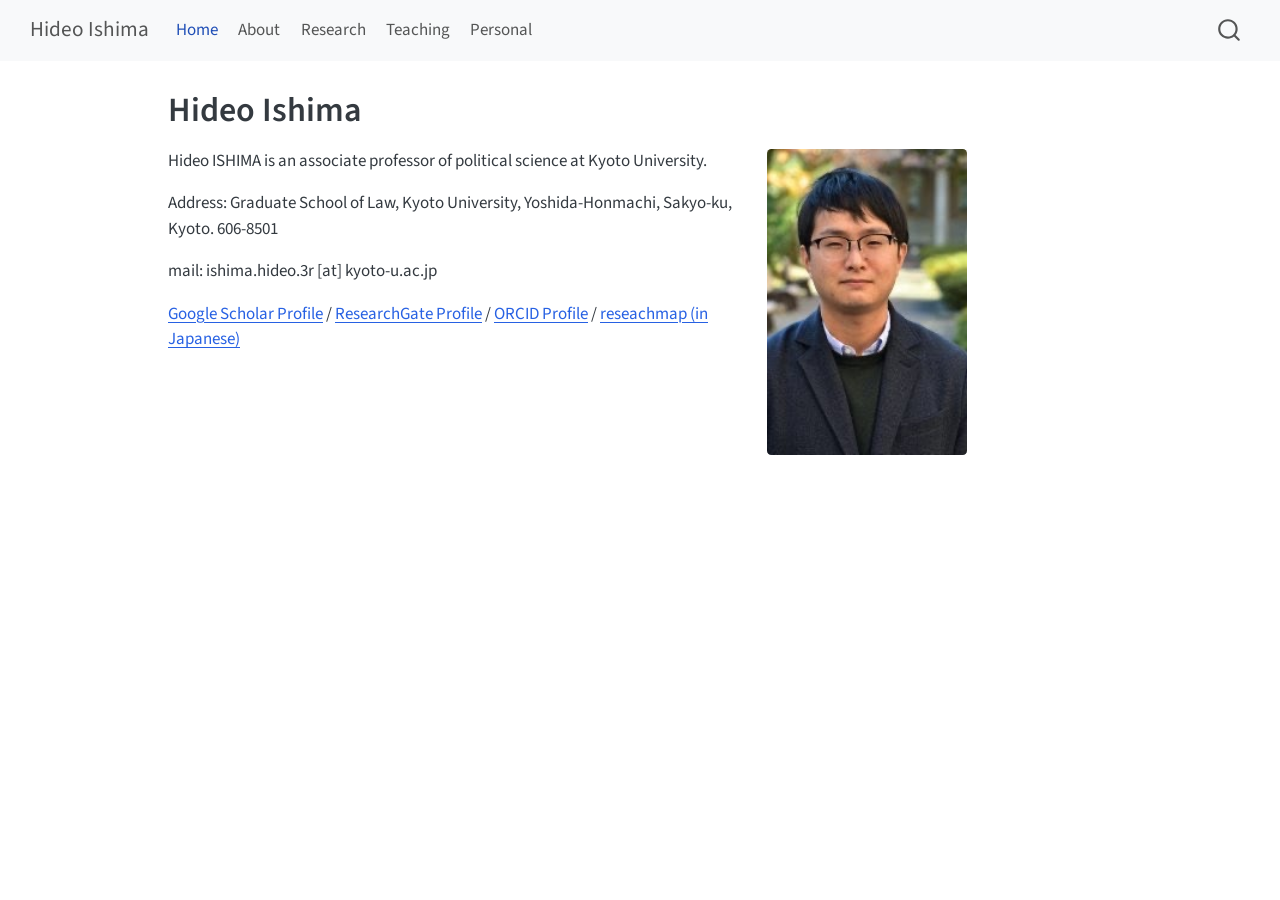
<file: index.html>
<!DOCTYPE html>
<html xmlns="http://www.w3.org/1999/xhtml" lang="en" xml:lang="en"><head>

<meta charset="utf-8">
<meta name="generator" content="quarto-1.9.38">

<meta name="viewport" content="width=device-width, initial-scale=1.0, user-scalable=yes">


<title>Hideo Ishima</title>
<style>
/* Default styles provided by pandoc.
** See https://pandoc.org/MANUAL.html#variables-for-html for config info.
*/
code{white-space: pre-wrap;}
span.smallcaps{font-variant: small-caps;}
div.columns{display: flex; gap: min(4vw, 1.5em);}
div.column{flex: auto; overflow-x: auto;}
div.hanging-indent{margin-left: 1.5em; text-indent: -1.5em;}
ul.task-list{list-style: none;}
ul.task-list li input[type="checkbox"] {
  width: 0.8em;
  margin: 0 0.8em 0.2em -1em; /* quarto-specific, see https://github.com/quarto-dev/quarto-cli/issues/4556 */ 
  vertical-align: middle;
}
</style>


<script src="site_libs/quarto-nav/quarto-nav.js"></script>
<script src="site_libs/quarto-nav/headroom.min.js"></script>
<script src="site_libs/clipboard/clipboard.min.js"></script>
<script src="site_libs/quarto-search/autocomplete.umd.js"></script>
<script src="site_libs/quarto-search/fuse.min.js"></script>
<script src="site_libs/quarto-search/quarto-search.js"></script>
<meta name="quarto:offset" content="./">
<script src="site_libs/quarto-html/quarto.js" type="module"></script>
<script src="site_libs/quarto-html/tabsets/tabsets.js" type="module"></script>
<script src="site_libs/quarto-html/popper.min.js"></script>
<script src="site_libs/quarto-html/tippy.umd.min.js"></script>
<script src="site_libs/quarto-html/anchor.min.js"></script>
<link href="site_libs/quarto-html/tippy.css" rel="stylesheet">
<link href="site_libs/quarto-html/quarto-syntax-highlighting-15634bcf2e68342d4ad2dfa704d543f6.css" rel="stylesheet" id="quarto-text-highlighting-styles">
<script src="site_libs/bootstrap/bootstrap.min.js"></script>
<link href="site_libs/bootstrap/bootstrap-icons.css" rel="stylesheet">
<link href="site_libs/bootstrap/bootstrap-4f353869b67aa98ab6737caa74aa6133.min.css" rel="stylesheet" append-hash="true" id="quarto-bootstrap" data-mode="light">
<script id="quarto-search-options" type="application/json">{
  "location": "navbar",
  "copy-button": false,
  "collapse-after": 3,
  "panel-placement": "end",
  "type": "overlay",
  "limit": 50,
  "keyboard-shortcut": [
    "f",
    "/",
    "s"
  ],
  "show-item-context": false,
  "language": {
    "search-no-results-text": "No results",
    "search-matching-documents-text": "matching documents",
    "search-copy-link-title": "Copy link to search",
    "search-hide-matches-text": "Hide additional matches",
    "search-more-match-text": "more match in this document",
    "search-more-matches-text": "more matches in this document",
    "search-clear-button-title": "Clear",
    "search-text-placeholder": "",
    "search-detached-cancel-button-title": "Cancel",
    "search-submit-button-title": "Submit",
    "search-label": "Search"
  }
}</script>


<link rel="stylesheet" href="styles.css">
</head>

<body class="nav-fixed quarto-light">

<div id="quarto-search-results"></div>
  <header id="quarto-header" class="headroom fixed-top">
    <nav class="navbar navbar-expand-lg " data-bs-theme="dark">
      <div class="navbar-container container-fluid">
      <div class="navbar-brand-container mx-auto">
    <a class="navbar-brand" href="./index.html">
    <span class="navbar-title">Hideo Ishima</span>
    </a>
  </div>
            <div id="quarto-search" class="" title="Search"></div>
          <button class="navbar-toggler" type="button" data-bs-toggle="collapse" data-bs-target="#navbarCollapse" aria-controls="navbarCollapse" role="menu" aria-expanded="false" aria-label="Toggle navigation" onclick="if (window.quartoToggleHeadroom) { window.quartoToggleHeadroom(); }">
  <span class="navbar-toggler-icon"></span>
</button>
          <div class="collapse navbar-collapse" id="navbarCollapse">
            <ul class="navbar-nav navbar-nav-scroll me-auto">
  <li class="nav-item">
    <a class="nav-link active" href="./index.html" aria-current="page"> 
<span class="menu-text">Home</span></a>
  </li>  
  <li class="nav-item">
    <a class="nav-link" href="./about.html"> 
<span class="menu-text">About</span></a>
  </li>  
  <li class="nav-item">
    <a class="nav-link" href="./research.html"> 
<span class="menu-text">Research</span></a>
  </li>  
  <li class="nav-item">
    <a class="nav-link" href="./teaching.html"> 
<span class="menu-text">Teaching</span></a>
  </li>  
  <li class="nav-item">
    <a class="nav-link" href="./personal.html"> 
<span class="menu-text">Personal</span></a>
  </li>  
</ul>
          </div> <!-- /navcollapse -->
            <div class="quarto-navbar-tools">
</div>
      </div> <!-- /container-fluid -->
    </nav>
</header>
<!-- content -->
<div id="quarto-content" class="quarto-container page-columns page-rows-contents page-layout-article page-navbar">
<!-- sidebar -->
<!-- margin-sidebar -->
    <div id="quarto-margin-sidebar" class="sidebar margin-sidebar zindex-bottom">
        
    </div>
<!-- main -->
<main class="content" id="quarto-document-content">

<header id="title-block-header" class="quarto-title-block default">
<div class="quarto-title">
<h1 class="title">Hideo Ishima</h1>
</div>



<div class="quarto-title-meta">

    
  
    
  </div>
  


</header>


<p><img src="pictures/profile.jpg" class="float-end rounded img-fluid" width="200"></p>
<p>Hideo ISHIMA is an associate professor of political science at Kyoto University.</p>
<p>Address: Graduate School of Law, Kyoto University, Yoshida-Honmachi, Sakyo-ku, Kyoto. 606-8501</p>
<p>mail: ishima.hideo.3r [at] kyoto-u.ac.jp</p>
<p><a href="https://scholar.google.co.jp/citations?user=8bQKmPMAAAAJ&amp;hl=en">Google Scholar Profile</a> / <a href="https://www.researchgate.net/profile/Hideo-Ishima">ResearchGate Profile</a> / <a href="https://orcid.org/0000-0002-8777-1902">ORCID Profile</a> / <a href="https://researchmap.jp/hideo_ishima">reseachmap (in Japanese)</a></p>



</main> <!-- /main -->
<script id="quarto-html-after-body" type="application/javascript">
  window.document.addEventListener("DOMContentLoaded", function (event) {
    const icon = "";
    const anchorJS = new window.AnchorJS();
    anchorJS.options = {
      placement: 'right',
      icon: icon
    };
    anchorJS.add('.anchored');
    const isCodeAnnotation = (el) => {
      for (const clz of el.classList) {
        if (clz.startsWith('code-annotation-')) {                     
          return true;
        }
      }
      return false;
    }
    const onCopySuccess = function(e) {
      // button target
      const button = e.trigger;
      // don't keep focus
      button.blur();
      // flash "checked"
      button.classList.add('code-copy-button-checked');
      var currentTitle = button.getAttribute("title");
      button.setAttribute("title", "Copied!");
      let tooltip;
      if (window.bootstrap) {
        button.setAttribute("data-bs-toggle", "tooltip");
        button.setAttribute("data-bs-placement", "left");
        button.setAttribute("data-bs-title", "Copied!");
        tooltip = new bootstrap.Tooltip(button, 
          { trigger: "manual", 
            customClass: "code-copy-button-tooltip",
            offset: [0, -8]});
        tooltip.show();    
      }
      setTimeout(function() {
        if (tooltip) {
          tooltip.hide();
          button.removeAttribute("data-bs-title");
          button.removeAttribute("data-bs-toggle");
          button.removeAttribute("data-bs-placement");
        }
        button.setAttribute("title", currentTitle);
        button.classList.remove('code-copy-button-checked');
      }, 1000);
      // clear code selection
      e.clearSelection();
    }
    const getTextToCopy = function(trigger) {
      const outerScaffold = trigger.parentElement.cloneNode(true);
      const codeEl = outerScaffold.querySelector('code');
      for (const childEl of codeEl.children) {
        if (isCodeAnnotation(childEl)) {
          childEl.remove();
        }
      }
      return codeEl.innerText;
    }
    const clipboard = new window.ClipboardJS('.code-copy-button:not([data-in-quarto-modal])', {
      text: getTextToCopy
    });
    clipboard.on('success', onCopySuccess);
    if (window.document.getElementById('quarto-embedded-source-code-modal')) {
      const clipboardModal = new window.ClipboardJS('.code-copy-button[data-in-quarto-modal]', {
        text: getTextToCopy,
        container: window.document.getElementById('quarto-embedded-source-code-modal')
      });
      clipboardModal.on('success', onCopySuccess);
    }
      var localhostRegex = new RegExp(/^(?:http|https):\/\/localhost\:?[0-9]*\//);
      var mailtoRegex = new RegExp(/^mailto:/);
        var filterRegex = new RegExp("https:\/\/h-ism\.github\.io\/");
      var isInternal = (href) => {
          return filterRegex.test(href) || localhostRegex.test(href) || mailtoRegex.test(href);
      }
      // Inspect non-navigation links and adorn them if external
     var links = window.document.querySelectorAll('a[href]:not(.nav-link):not(.navbar-brand):not(.toc-action):not(.sidebar-link):not(.sidebar-item-toggle):not(.pagination-link):not(.no-external):not([aria-hidden]):not(.dropdown-item):not(.quarto-navigation-tool):not(.about-link)');
      for (var i=0; i<links.length; i++) {
        const link = links[i];
        if (!isInternal(link.href)) {
          // undo the damage that might have been done by quarto-nav.js in the case of
          // links that we want to consider external
          if (link.dataset.originalHref !== undefined) {
            link.href = link.dataset.originalHref;
          }
        }
      }
    function tippyHover(el, contentFn, onTriggerFn, onUntriggerFn) {
      const config = {
        allowHTML: true,
        maxWidth: 500,
        delay: 100,
        arrow: false,
        appendTo: function(el) {
            return el.parentElement;
        },
        interactive: true,
        interactiveBorder: 10,
        theme: 'quarto',
        placement: 'bottom-start',
      };
      if (contentFn) {
        config.content = contentFn;
      }
      if (onTriggerFn) {
        config.onTrigger = onTriggerFn;
      }
      if (onUntriggerFn) {
        config.onUntrigger = onUntriggerFn;
      }
      window.tippy(el, config); 
    }
    const noterefs = window.document.querySelectorAll('a[role="doc-noteref"]');
    for (var i=0; i<noterefs.length; i++) {
      const ref = noterefs[i];
      tippyHover(ref, function() {
        // use id or data attribute instead here
        let href = ref.getAttribute('data-footnote-href') || ref.getAttribute('href');
        try { href = new URL(href).hash; } catch {}
        const id = href.replace(/^#\/?/, "");
        const note = window.document.getElementById(id);
        if (note) {
          return note.innerHTML;
        } else {
          return "";
        }
      });
    }
    const xrefs = window.document.querySelectorAll('a.quarto-xref');
    const processXRef = (id, note) => {
      // Strip column container classes
      const stripColumnClz = (el) => {
        el.classList.remove("page-full", "page-columns");
        if (el.children) {
          for (const child of el.children) {
            stripColumnClz(child);
          }
        }
      }
      stripColumnClz(note)
      if (id === null || id.startsWith('sec-')) {
        // Special case sections, only their first couple elements
        const container = document.createElement("div");
        if (note.children && note.children.length > 2) {
          container.appendChild(note.children[0].cloneNode(true));
          for (let i = 1; i < note.children.length; i++) {
            const child = note.children[i];
            if (child.tagName === "P" && child.innerText === "") {
              continue;
            } else {
              container.appendChild(child.cloneNode(true));
              break;
            }
          }
          if (window.Quarto?.typesetMath) {
            window.Quarto.typesetMath(container);
          }
          return container.innerHTML
        } else {
          if (window.Quarto?.typesetMath) {
            window.Quarto.typesetMath(note);
          }
          return note.innerHTML;
        }
      } else {
        // Remove any anchor links if they are present
        const anchorLink = note.querySelector('a.anchorjs-link');
        if (anchorLink) {
          anchorLink.remove();
        }
        if (window.Quarto?.typesetMath) {
          window.Quarto.typesetMath(note);
        }
        if (note.classList.contains("callout")) {
          return note.outerHTML;
        } else {
          return note.innerHTML;
        }
      }
    }
    for (var i=0; i<xrefs.length; i++) {
      const xref = xrefs[i];
      tippyHover(xref, undefined, function(instance) {
        instance.disable();
        let url = xref.getAttribute('href');
        let hash = undefined; 
        if (url.startsWith('#')) {
          hash = url;
        } else {
          try { hash = new URL(url).hash; } catch {}
        }
        if (hash) {
          const id = hash.replace(/^#\/?/, "");
          const note = window.document.getElementById(id);
          if (note !== null) {
            try {
              const html = processXRef(id, note.cloneNode(true));
              instance.setContent(html);
            } finally {
              instance.enable();
              instance.show();
            }
          } else {
            // See if we can fetch this
            fetch(url.split('#')[0])
            .then(res => res.text())
            .then(html => {
              const parser = new DOMParser();
              const htmlDoc = parser.parseFromString(html, "text/html");
              const note = htmlDoc.getElementById(id);
              if (note !== null) {
                const html = processXRef(id, note);
                instance.setContent(html);
              } 
            }).finally(() => {
              instance.enable();
              instance.show();
            });
          }
        } else {
          // See if we can fetch a full url (with no hash to target)
          // This is a special case and we should probably do some content thinning / targeting
          fetch(url)
          .then(res => res.text())
          .then(html => {
            const parser = new DOMParser();
            const htmlDoc = parser.parseFromString(html, "text/html");
            const note = htmlDoc.querySelector('main.content');
            if (note !== null) {
              // This should only happen for chapter cross references
              // (since there is no id in the URL)
              // remove the first header
              if (note.children.length > 0 && note.children[0].tagName === "HEADER") {
                note.children[0].remove();
              }
              const html = processXRef(null, note);
              instance.setContent(html);
            } 
          }).finally(() => {
            instance.enable();
            instance.show();
          });
        }
      }, function(instance) {
      });
    }
        let selectedAnnoteEl;
        const selectorForAnnotation = ( cell, annotation) => {
          let cellAttr = 'data-code-cell="' + cell + '"';
          let lineAttr = 'data-code-annotation="' +  annotation + '"';
          const selector = 'span[' + cellAttr + '][' + lineAttr + ']';
          return selector;
        }
        const selectCodeLines = (annoteEl) => {
          const doc = window.document;
          const targetCell = annoteEl.getAttribute("data-target-cell");
          const targetAnnotation = annoteEl.getAttribute("data-target-annotation");
          const annoteSpan = window.document.querySelector(selectorForAnnotation(targetCell, targetAnnotation));
          const lines = annoteSpan.getAttribute("data-code-lines").split(",");
          const lineIds = lines.map((line) => {
            return targetCell + "-" + line;
          })
          let top = null;
          let height = null;
          let parent = null;
          if (lineIds.length > 0) {
              //compute the position of the single el (top and bottom and make a div)
              const el = window.document.getElementById(lineIds[0]);
              top = el.offsetTop;
              height = el.offsetHeight;
              parent = el.parentElement.parentElement;
            if (lineIds.length > 1) {
              const lastEl = window.document.getElementById(lineIds[lineIds.length - 1]);
              const bottom = lastEl.offsetTop + lastEl.offsetHeight;
              height = bottom - top;
            }
            if (top !== null && height !== null && parent !== null) {
              // cook up a div (if necessary) and position it 
              let div = window.document.getElementById("code-annotation-line-highlight");
              if (div === null) {
                div = window.document.createElement("div");
                div.setAttribute("id", "code-annotation-line-highlight");
                div.style.position = 'absolute';
                parent.appendChild(div);
              }
              div.style.top = top - 2 + "px";
              div.style.height = height + 4 + "px";
              div.style.left = 0;
              let gutterDiv = window.document.getElementById("code-annotation-line-highlight-gutter");
              if (gutterDiv === null) {
                gutterDiv = window.document.createElement("div");
                gutterDiv.setAttribute("id", "code-annotation-line-highlight-gutter");
                gutterDiv.style.position = 'absolute';
                const codeCell = window.document.getElementById(targetCell);
                const gutter = codeCell.querySelector('.code-annotation-gutter');
                gutter.appendChild(gutterDiv);
              }
              gutterDiv.style.top = top - 2 + "px";
              gutterDiv.style.height = height + 4 + "px";
            }
            selectedAnnoteEl = annoteEl;
          }
        };
        const unselectCodeLines = () => {
          const elementsIds = ["code-annotation-line-highlight", "code-annotation-line-highlight-gutter"];
          elementsIds.forEach((elId) => {
            const div = window.document.getElementById(elId);
            if (div) {
              div.remove();
            }
          });
          selectedAnnoteEl = undefined;
        };
          // Handle positioning of the toggle
      window.addEventListener(
        "resize",
        throttle(() => {
          elRect = undefined;
          if (selectedAnnoteEl) {
            selectCodeLines(selectedAnnoteEl);
          }
        }, 10)
      );
      function throttle(fn, ms) {
      let throttle = false;
      let timer;
        return (...args) => {
          if(!throttle) { // first call gets through
              fn.apply(this, args);
              throttle = true;
          } else { // all the others get throttled
              if(timer) clearTimeout(timer); // cancel #2
              timer = setTimeout(() => {
                fn.apply(this, args);
                timer = throttle = false;
              }, ms);
          }
        };
      }
        // Attach click handler to the DT
        const annoteDls = window.document.querySelectorAll('dt[data-target-cell]');
        for (const annoteDlNode of annoteDls) {
          annoteDlNode.addEventListener('click', (event) => {
            const clickedEl = event.target;
            if (clickedEl !== selectedAnnoteEl) {
              unselectCodeLines();
              const activeEl = window.document.querySelector('dt[data-target-cell].code-annotation-active');
              if (activeEl) {
                activeEl.classList.remove('code-annotation-active');
              }
              selectCodeLines(clickedEl);
              clickedEl.classList.add('code-annotation-active');
            } else {
              // Unselect the line
              unselectCodeLines();
              clickedEl.classList.remove('code-annotation-active');
            }
          });
        }
    const findCites = (el) => {
      const parentEl = el.parentElement;
      if (parentEl) {
        const cites = parentEl.dataset.cites;
        if (cites) {
          return {
            el,
            cites: cites.split(' ')
          };
        } else {
          return findCites(el.parentElement)
        }
      } else {
        return undefined;
      }
    };
    var bibliorefs = window.document.querySelectorAll('a[role="doc-biblioref"]');
    for (var i=0; i<bibliorefs.length; i++) {
      const ref = bibliorefs[i];
      const citeInfo = findCites(ref);
      if (citeInfo) {
        tippyHover(citeInfo.el, function() {
          var popup = window.document.createElement('div');
          citeInfo.cites.forEach(function(cite) {
            var citeDiv = window.document.createElement('div');
            citeDiv.classList.add('hanging-indent');
            citeDiv.classList.add('csl-entry');
            var biblioDiv = window.document.getElementById('ref-' + cite);
            if (biblioDiv) {
              citeDiv.innerHTML = biblioDiv.innerHTML;
            }
            popup.appendChild(citeDiv);
          });
          return popup.innerHTML;
        });
      }
    }
  });
  </script>
</div> <!-- /content -->




</body></html>
</file>
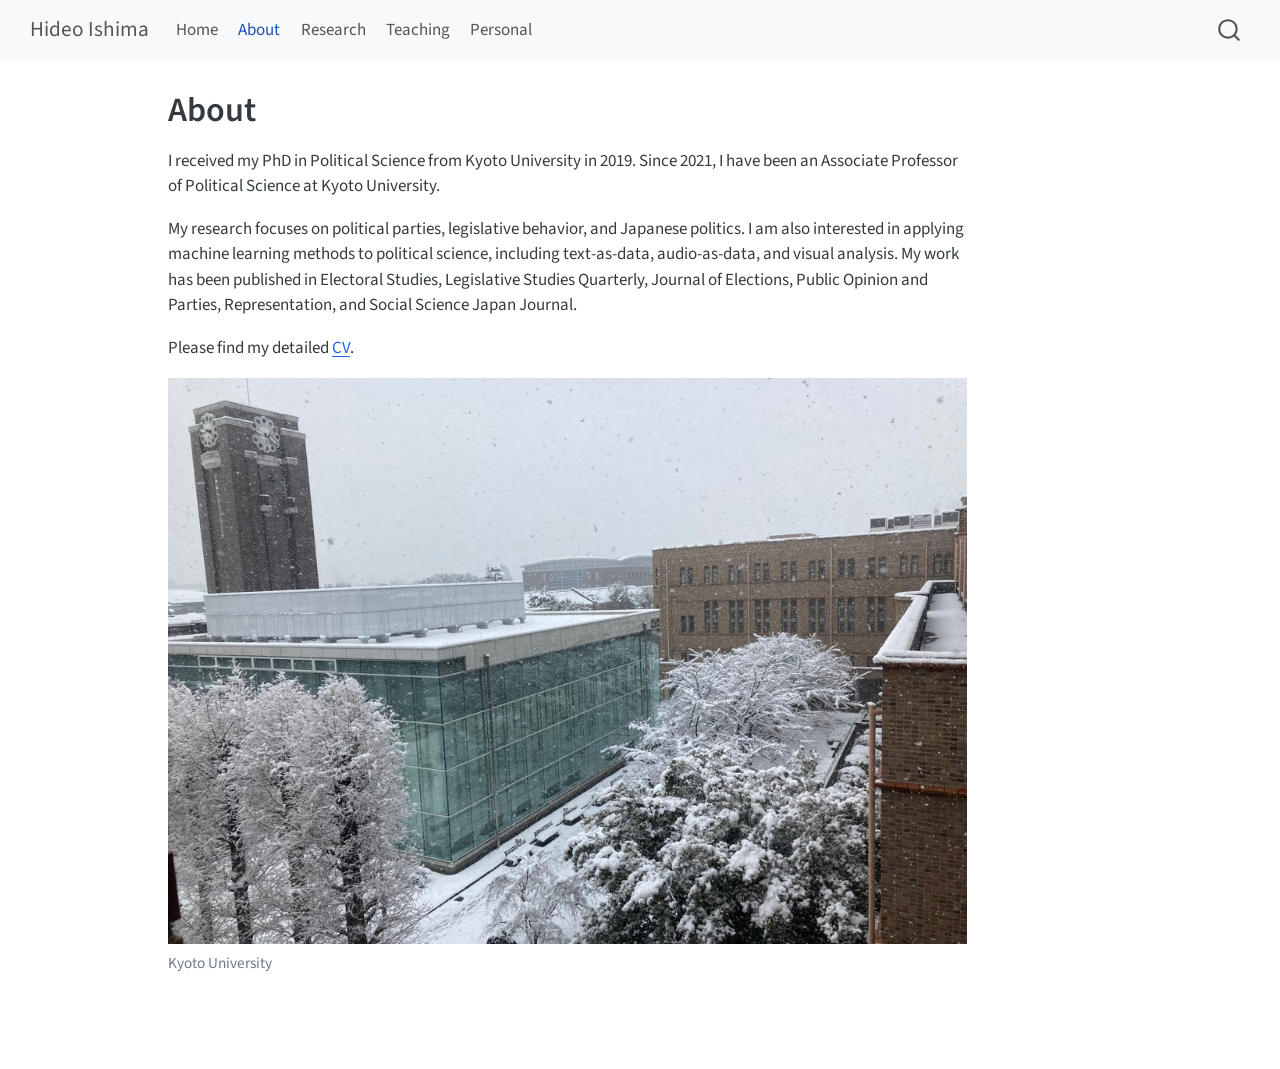
<file: about.html>
<!DOCTYPE html>
<html xmlns="http://www.w3.org/1999/xhtml" lang="en" xml:lang="en"><head>

<meta charset="utf-8">
<meta name="generator" content="quarto-1.9.38">

<meta name="viewport" content="width=device-width, initial-scale=1.0, user-scalable=yes">


<title>About – Hideo Ishima</title>
<style>
/* Default styles provided by pandoc.
** See https://pandoc.org/MANUAL.html#variables-for-html for config info.
*/
code{white-space: pre-wrap;}
span.smallcaps{font-variant: small-caps;}
div.columns{display: flex; gap: min(4vw, 1.5em);}
div.column{flex: auto; overflow-x: auto;}
div.hanging-indent{margin-left: 1.5em; text-indent: -1.5em;}
ul.task-list{list-style: none;}
ul.task-list li input[type="checkbox"] {
  width: 0.8em;
  margin: 0 0.8em 0.2em -1em; /* quarto-specific, see https://github.com/quarto-dev/quarto-cli/issues/4556 */ 
  vertical-align: middle;
}
</style>


<script src="site_libs/quarto-nav/quarto-nav.js"></script>
<script src="site_libs/quarto-nav/headroom.min.js"></script>
<script src="site_libs/clipboard/clipboard.min.js"></script>
<script src="site_libs/quarto-search/autocomplete.umd.js"></script>
<script src="site_libs/quarto-search/fuse.min.js"></script>
<script src="site_libs/quarto-search/quarto-search.js"></script>
<meta name="quarto:offset" content="./">
<script src="site_libs/quarto-html/quarto.js" type="module"></script>
<script src="site_libs/quarto-html/tabsets/tabsets.js" type="module"></script>
<script src="site_libs/quarto-html/popper.min.js"></script>
<script src="site_libs/quarto-html/tippy.umd.min.js"></script>
<script src="site_libs/quarto-html/anchor.min.js"></script>
<link href="site_libs/quarto-html/tippy.css" rel="stylesheet">
<link href="site_libs/quarto-html/quarto-syntax-highlighting-15634bcf2e68342d4ad2dfa704d543f6.css" rel="stylesheet" id="quarto-text-highlighting-styles">
<script src="site_libs/bootstrap/bootstrap.min.js"></script>
<link href="site_libs/bootstrap/bootstrap-icons.css" rel="stylesheet">
<link href="site_libs/bootstrap/bootstrap-4f353869b67aa98ab6737caa74aa6133.min.css" rel="stylesheet" append-hash="true" id="quarto-bootstrap" data-mode="light">
<script id="quarto-search-options" type="application/json">{
  "location": "navbar",
  "copy-button": false,
  "collapse-after": 3,
  "panel-placement": "end",
  "type": "overlay",
  "limit": 50,
  "keyboard-shortcut": [
    "f",
    "/",
    "s"
  ],
  "show-item-context": false,
  "language": {
    "search-no-results-text": "No results",
    "search-matching-documents-text": "matching documents",
    "search-copy-link-title": "Copy link to search",
    "search-hide-matches-text": "Hide additional matches",
    "search-more-match-text": "more match in this document",
    "search-more-matches-text": "more matches in this document",
    "search-clear-button-title": "Clear",
    "search-text-placeholder": "",
    "search-detached-cancel-button-title": "Cancel",
    "search-submit-button-title": "Submit",
    "search-label": "Search"
  }
}</script>


<link rel="stylesheet" href="styles.css">
</head>

<body class="nav-fixed quarto-light">

<div id="quarto-search-results"></div>
  <header id="quarto-header" class="headroom fixed-top">
    <nav class="navbar navbar-expand-lg " data-bs-theme="dark">
      <div class="navbar-container container-fluid">
      <div class="navbar-brand-container mx-auto">
    <a class="navbar-brand" href="./index.html">
    <span class="navbar-title">Hideo Ishima</span>
    </a>
  </div>
            <div id="quarto-search" class="" title="Search"></div>
          <button class="navbar-toggler" type="button" data-bs-toggle="collapse" data-bs-target="#navbarCollapse" aria-controls="navbarCollapse" role="menu" aria-expanded="false" aria-label="Toggle navigation" onclick="if (window.quartoToggleHeadroom) { window.quartoToggleHeadroom(); }">
  <span class="navbar-toggler-icon"></span>
</button>
          <div class="collapse navbar-collapse" id="navbarCollapse">
            <ul class="navbar-nav navbar-nav-scroll me-auto">
  <li class="nav-item">
    <a class="nav-link" href="./index.html"> 
<span class="menu-text">Home</span></a>
  </li>  
  <li class="nav-item">
    <a class="nav-link active" href="./about.html" aria-current="page"> 
<span class="menu-text">About</span></a>
  </li>  
  <li class="nav-item">
    <a class="nav-link" href="./research.html"> 
<span class="menu-text">Research</span></a>
  </li>  
  <li class="nav-item">
    <a class="nav-link" href="./teaching.html"> 
<span class="menu-text">Teaching</span></a>
  </li>  
  <li class="nav-item">
    <a class="nav-link" href="./personal.html"> 
<span class="menu-text">Personal</span></a>
  </li>  
</ul>
          </div> <!-- /navcollapse -->
            <div class="quarto-navbar-tools">
</div>
      </div> <!-- /container-fluid -->
    </nav>
</header>
<!-- content -->
<div id="quarto-content" class="quarto-container page-columns page-rows-contents page-layout-article page-navbar">
<!-- sidebar -->
<!-- margin-sidebar -->
    <div id="quarto-margin-sidebar" class="sidebar margin-sidebar zindex-bottom">
        
    </div>
<!-- main -->
<main class="content" id="quarto-document-content">

<header id="title-block-header" class="quarto-title-block default">
<div class="quarto-title">
<h1 class="title">About</h1>
</div>



<div class="quarto-title-meta">

    
  
    
  </div>
  


</header>


<p>I received my PhD in Political Science from Kyoto University in 2019. Since 2021, I have been an Associate Professor of Political Science at Kyoto University.</p>
<p>My research focuses on political parties, legislative behavior, and Japanese politics. I am also interested in applying machine learning methods to political science, including text-as-data, audio-as-data, and visual analysis. My work has been published in Electoral Studies, Legislative Studies Quarterly, Journal of Elections, Public Opinion and Parties, Representation, and Social Science Japan Journal.</p>
<p>Please find my detailed <a href="cv_sept26.pdf">CV</a>.</p>
<div class="quarto-figure quarto-figure-center">
<figure class="figure">
<p><img src="pictures/home_institution.jpg" class="img-fluid figure-img"></p>
<figcaption>Kyoto University</figcaption>
</figure>
</div>



</main> <!-- /main -->
<script id="quarto-html-after-body" type="application/javascript">
  window.document.addEventListener("DOMContentLoaded", function (event) {
    const icon = "";
    const anchorJS = new window.AnchorJS();
    anchorJS.options = {
      placement: 'right',
      icon: icon
    };
    anchorJS.add('.anchored');
    const isCodeAnnotation = (el) => {
      for (const clz of el.classList) {
        if (clz.startsWith('code-annotation-')) {                     
          return true;
        }
      }
      return false;
    }
    const onCopySuccess = function(e) {
      // button target
      const button = e.trigger;
      // don't keep focus
      button.blur();
      // flash "checked"
      button.classList.add('code-copy-button-checked');
      var currentTitle = button.getAttribute("title");
      button.setAttribute("title", "Copied!");
      let tooltip;
      if (window.bootstrap) {
        button.setAttribute("data-bs-toggle", "tooltip");
        button.setAttribute("data-bs-placement", "left");
        button.setAttribute("data-bs-title", "Copied!");
        tooltip = new bootstrap.Tooltip(button, 
          { trigger: "manual", 
            customClass: "code-copy-button-tooltip",
            offset: [0, -8]});
        tooltip.show();    
      }
      setTimeout(function() {
        if (tooltip) {
          tooltip.hide();
          button.removeAttribute("data-bs-title");
          button.removeAttribute("data-bs-toggle");
          button.removeAttribute("data-bs-placement");
        }
        button.setAttribute("title", currentTitle);
        button.classList.remove('code-copy-button-checked');
      }, 1000);
      // clear code selection
      e.clearSelection();
    }
    const getTextToCopy = function(trigger) {
      const outerScaffold = trigger.parentElement.cloneNode(true);
      const codeEl = outerScaffold.querySelector('code');
      for (const childEl of codeEl.children) {
        if (isCodeAnnotation(childEl)) {
          childEl.remove();
        }
      }
      return codeEl.innerText;
    }
    const clipboard = new window.ClipboardJS('.code-copy-button:not([data-in-quarto-modal])', {
      text: getTextToCopy
    });
    clipboard.on('success', onCopySuccess);
    if (window.document.getElementById('quarto-embedded-source-code-modal')) {
      const clipboardModal = new window.ClipboardJS('.code-copy-button[data-in-quarto-modal]', {
        text: getTextToCopy,
        container: window.document.getElementById('quarto-embedded-source-code-modal')
      });
      clipboardModal.on('success', onCopySuccess);
    }
      var localhostRegex = new RegExp(/^(?:http|https):\/\/localhost\:?[0-9]*\//);
      var mailtoRegex = new RegExp(/^mailto:/);
        var filterRegex = new RegExp("https:\/\/h-ism\.github\.io\/");
      var isInternal = (href) => {
          return filterRegex.test(href) || localhostRegex.test(href) || mailtoRegex.test(href);
      }
      // Inspect non-navigation links and adorn them if external
     var links = window.document.querySelectorAll('a[href]:not(.nav-link):not(.navbar-brand):not(.toc-action):not(.sidebar-link):not(.sidebar-item-toggle):not(.pagination-link):not(.no-external):not([aria-hidden]):not(.dropdown-item):not(.quarto-navigation-tool):not(.about-link)');
      for (var i=0; i<links.length; i++) {
        const link = links[i];
        if (!isInternal(link.href)) {
          // undo the damage that might have been done by quarto-nav.js in the case of
          // links that we want to consider external
          if (link.dataset.originalHref !== undefined) {
            link.href = link.dataset.originalHref;
          }
        }
      }
    function tippyHover(el, contentFn, onTriggerFn, onUntriggerFn) {
      const config = {
        allowHTML: true,
        maxWidth: 500,
        delay: 100,
        arrow: false,
        appendTo: function(el) {
            return el.parentElement;
        },
        interactive: true,
        interactiveBorder: 10,
        theme: 'quarto',
        placement: 'bottom-start',
      };
      if (contentFn) {
        config.content = contentFn;
      }
      if (onTriggerFn) {
        config.onTrigger = onTriggerFn;
      }
      if (onUntriggerFn) {
        config.onUntrigger = onUntriggerFn;
      }
      window.tippy(el, config); 
    }
    const noterefs = window.document.querySelectorAll('a[role="doc-noteref"]');
    for (var i=0; i<noterefs.length; i++) {
      const ref = noterefs[i];
      tippyHover(ref, function() {
        // use id or data attribute instead here
        let href = ref.getAttribute('data-footnote-href') || ref.getAttribute('href');
        try { href = new URL(href).hash; } catch {}
        const id = href.replace(/^#\/?/, "");
        const note = window.document.getElementById(id);
        if (note) {
          return note.innerHTML;
        } else {
          return "";
        }
      });
    }
    const xrefs = window.document.querySelectorAll('a.quarto-xref');
    const processXRef = (id, note) => {
      // Strip column container classes
      const stripColumnClz = (el) => {
        el.classList.remove("page-full", "page-columns");
        if (el.children) {
          for (const child of el.children) {
            stripColumnClz(child);
          }
        }
      }
      stripColumnClz(note)
      if (id === null || id.startsWith('sec-')) {
        // Special case sections, only their first couple elements
        const container = document.createElement("div");
        if (note.children && note.children.length > 2) {
          container.appendChild(note.children[0].cloneNode(true));
          for (let i = 1; i < note.children.length; i++) {
            const child = note.children[i];
            if (child.tagName === "P" && child.innerText === "") {
              continue;
            } else {
              container.appendChild(child.cloneNode(true));
              break;
            }
          }
          if (window.Quarto?.typesetMath) {
            window.Quarto.typesetMath(container);
          }
          return container.innerHTML
        } else {
          if (window.Quarto?.typesetMath) {
            window.Quarto.typesetMath(note);
          }
          return note.innerHTML;
        }
      } else {
        // Remove any anchor links if they are present
        const anchorLink = note.querySelector('a.anchorjs-link');
        if (anchorLink) {
          anchorLink.remove();
        }
        if (window.Quarto?.typesetMath) {
          window.Quarto.typesetMath(note);
        }
        if (note.classList.contains("callout")) {
          return note.outerHTML;
        } else {
          return note.innerHTML;
        }
      }
    }
    for (var i=0; i<xrefs.length; i++) {
      const xref = xrefs[i];
      tippyHover(xref, undefined, function(instance) {
        instance.disable();
        let url = xref.getAttribute('href');
        let hash = undefined; 
        if (url.startsWith('#')) {
          hash = url;
        } else {
          try { hash = new URL(url).hash; } catch {}
        }
        if (hash) {
          const id = hash.replace(/^#\/?/, "");
          const note = window.document.getElementById(id);
          if (note !== null) {
            try {
              const html = processXRef(id, note.cloneNode(true));
              instance.setContent(html);
            } finally {
              instance.enable();
              instance.show();
            }
          } else {
            // See if we can fetch this
            fetch(url.split('#')[0])
            .then(res => res.text())
            .then(html => {
              const parser = new DOMParser();
              const htmlDoc = parser.parseFromString(html, "text/html");
              const note = htmlDoc.getElementById(id);
              if (note !== null) {
                const html = processXRef(id, note);
                instance.setContent(html);
              } 
            }).finally(() => {
              instance.enable();
              instance.show();
            });
          }
        } else {
          // See if we can fetch a full url (with no hash to target)
          // This is a special case and we should probably do some content thinning / targeting
          fetch(url)
          .then(res => res.text())
          .then(html => {
            const parser = new DOMParser();
            const htmlDoc = parser.parseFromString(html, "text/html");
            const note = htmlDoc.querySelector('main.content');
            if (note !== null) {
              // This should only happen for chapter cross references
              // (since there is no id in the URL)
              // remove the first header
              if (note.children.length > 0 && note.children[0].tagName === "HEADER") {
                note.children[0].remove();
              }
              const html = processXRef(null, note);
              instance.setContent(html);
            } 
          }).finally(() => {
            instance.enable();
            instance.show();
          });
        }
      }, function(instance) {
      });
    }
        let selectedAnnoteEl;
        const selectorForAnnotation = ( cell, annotation) => {
          let cellAttr = 'data-code-cell="' + cell + '"';
          let lineAttr = 'data-code-annotation="' +  annotation + '"';
          const selector = 'span[' + cellAttr + '][' + lineAttr + ']';
          return selector;
        }
        const selectCodeLines = (annoteEl) => {
          const doc = window.document;
          const targetCell = annoteEl.getAttribute("data-target-cell");
          const targetAnnotation = annoteEl.getAttribute("data-target-annotation");
          const annoteSpan = window.document.querySelector(selectorForAnnotation(targetCell, targetAnnotation));
          const lines = annoteSpan.getAttribute("data-code-lines").split(",");
          const lineIds = lines.map((line) => {
            return targetCell + "-" + line;
          })
          let top = null;
          let height = null;
          let parent = null;
          if (lineIds.length > 0) {
              //compute the position of the single el (top and bottom and make a div)
              const el = window.document.getElementById(lineIds[0]);
              top = el.offsetTop;
              height = el.offsetHeight;
              parent = el.parentElement.parentElement;
            if (lineIds.length > 1) {
              const lastEl = window.document.getElementById(lineIds[lineIds.length - 1]);
              const bottom = lastEl.offsetTop + lastEl.offsetHeight;
              height = bottom - top;
            }
            if (top !== null && height !== null && parent !== null) {
              // cook up a div (if necessary) and position it 
              let div = window.document.getElementById("code-annotation-line-highlight");
              if (div === null) {
                div = window.document.createElement("div");
                div.setAttribute("id", "code-annotation-line-highlight");
                div.style.position = 'absolute';
                parent.appendChild(div);
              }
              div.style.top = top - 2 + "px";
              div.style.height = height + 4 + "px";
              div.style.left = 0;
              let gutterDiv = window.document.getElementById("code-annotation-line-highlight-gutter");
              if (gutterDiv === null) {
                gutterDiv = window.document.createElement("div");
                gutterDiv.setAttribute("id", "code-annotation-line-highlight-gutter");
                gutterDiv.style.position = 'absolute';
                const codeCell = window.document.getElementById(targetCell);
                const gutter = codeCell.querySelector('.code-annotation-gutter');
                gutter.appendChild(gutterDiv);
              }
              gutterDiv.style.top = top - 2 + "px";
              gutterDiv.style.height = height + 4 + "px";
            }
            selectedAnnoteEl = annoteEl;
          }
        };
        const unselectCodeLines = () => {
          const elementsIds = ["code-annotation-line-highlight", "code-annotation-line-highlight-gutter"];
          elementsIds.forEach((elId) => {
            const div = window.document.getElementById(elId);
            if (div) {
              div.remove();
            }
          });
          selectedAnnoteEl = undefined;
        };
          // Handle positioning of the toggle
      window.addEventListener(
        "resize",
        throttle(() => {
          elRect = undefined;
          if (selectedAnnoteEl) {
            selectCodeLines(selectedAnnoteEl);
          }
        }, 10)
      );
      function throttle(fn, ms) {
      let throttle = false;
      let timer;
        return (...args) => {
          if(!throttle) { // first call gets through
              fn.apply(this, args);
              throttle = true;
          } else { // all the others get throttled
              if(timer) clearTimeout(timer); // cancel #2
              timer = setTimeout(() => {
                fn.apply(this, args);
                timer = throttle = false;
              }, ms);
          }
        };
      }
        // Attach click handler to the DT
        const annoteDls = window.document.querySelectorAll('dt[data-target-cell]');
        for (const annoteDlNode of annoteDls) {
          annoteDlNode.addEventListener('click', (event) => {
            const clickedEl = event.target;
            if (clickedEl !== selectedAnnoteEl) {
              unselectCodeLines();
              const activeEl = window.document.querySelector('dt[data-target-cell].code-annotation-active');
              if (activeEl) {
                activeEl.classList.remove('code-annotation-active');
              }
              selectCodeLines(clickedEl);
              clickedEl.classList.add('code-annotation-active');
            } else {
              // Unselect the line
              unselectCodeLines();
              clickedEl.classList.remove('code-annotation-active');
            }
          });
        }
    const findCites = (el) => {
      const parentEl = el.parentElement;
      if (parentEl) {
        const cites = parentEl.dataset.cites;
        if (cites) {
          return {
            el,
            cites: cites.split(' ')
          };
        } else {
          return findCites(el.parentElement)
        }
      } else {
        return undefined;
      }
    };
    var bibliorefs = window.document.querySelectorAll('a[role="doc-biblioref"]');
    for (var i=0; i<bibliorefs.length; i++) {
      const ref = bibliorefs[i];
      const citeInfo = findCites(ref);
      if (citeInfo) {
        tippyHover(citeInfo.el, function() {
          var popup = window.document.createElement('div');
          citeInfo.cites.forEach(function(cite) {
            var citeDiv = window.document.createElement('div');
            citeDiv.classList.add('hanging-indent');
            citeDiv.classList.add('csl-entry');
            var biblioDiv = window.document.getElementById('ref-' + cite);
            if (biblioDiv) {
              citeDiv.innerHTML = biblioDiv.innerHTML;
            }
            popup.appendChild(citeDiv);
          });
          return popup.innerHTML;
        });
      }
    }
  });
  </script>
</div> <!-- /content -->




</body></html>
</file>
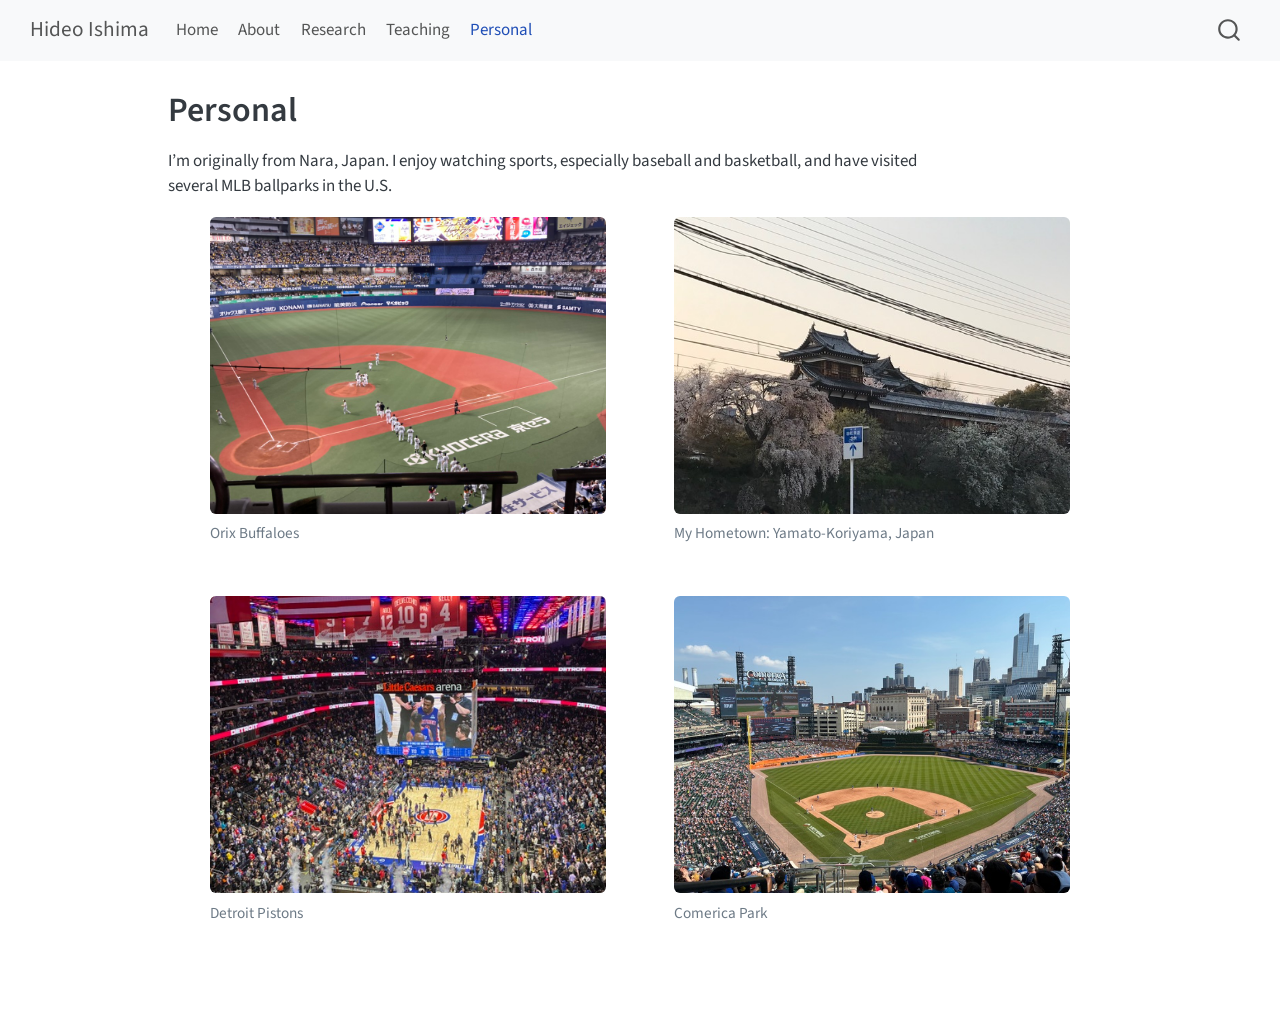
<file: personal.html>
<!DOCTYPE html>
<html xmlns="http://www.w3.org/1999/xhtml" lang="en" xml:lang="en"><head>

<meta charset="utf-8">
<meta name="generator" content="quarto-1.9.38">

<meta name="viewport" content="width=device-width, initial-scale=1.0, user-scalable=yes">


<title>Personal – Hideo Ishima</title>
<style>
/* Default styles provided by pandoc.
** See https://pandoc.org/MANUAL.html#variables-for-html for config info.
*/
code{white-space: pre-wrap;}
span.smallcaps{font-variant: small-caps;}
div.columns{display: flex; gap: min(4vw, 1.5em);}
div.column{flex: auto; overflow-x: auto;}
div.hanging-indent{margin-left: 1.5em; text-indent: -1.5em;}
ul.task-list{list-style: none;}
ul.task-list li input[type="checkbox"] {
  width: 0.8em;
  margin: 0 0.8em 0.2em -1em; /* quarto-specific, see https://github.com/quarto-dev/quarto-cli/issues/4556 */ 
  vertical-align: middle;
}
</style>


<script src="site_libs/quarto-nav/quarto-nav.js"></script>
<script src="site_libs/quarto-nav/headroom.min.js"></script>
<script src="site_libs/clipboard/clipboard.min.js"></script>
<script src="site_libs/quarto-search/autocomplete.umd.js"></script>
<script src="site_libs/quarto-search/fuse.min.js"></script>
<script src="site_libs/quarto-search/quarto-search.js"></script>
<meta name="quarto:offset" content="./">
<script src="site_libs/quarto-html/quarto.js" type="module"></script>
<script src="site_libs/quarto-html/tabsets/tabsets.js" type="module"></script>
<script src="site_libs/quarto-html/popper.min.js"></script>
<script src="site_libs/quarto-html/tippy.umd.min.js"></script>
<script src="site_libs/quarto-html/anchor.min.js"></script>
<link href="site_libs/quarto-html/tippy.css" rel="stylesheet">
<link href="site_libs/quarto-html/quarto-syntax-highlighting-15634bcf2e68342d4ad2dfa704d543f6.css" rel="stylesheet" id="quarto-text-highlighting-styles">
<script src="site_libs/bootstrap/bootstrap.min.js"></script>
<link href="site_libs/bootstrap/bootstrap-icons.css" rel="stylesheet">
<link href="site_libs/bootstrap/bootstrap-4f353869b67aa98ab6737caa74aa6133.min.css" rel="stylesheet" append-hash="true" id="quarto-bootstrap" data-mode="light">
<script id="quarto-search-options" type="application/json">{
  "location": "navbar",
  "copy-button": false,
  "collapse-after": 3,
  "panel-placement": "end",
  "type": "overlay",
  "limit": 50,
  "keyboard-shortcut": [
    "f",
    "/",
    "s"
  ],
  "show-item-context": false,
  "language": {
    "search-no-results-text": "No results",
    "search-matching-documents-text": "matching documents",
    "search-copy-link-title": "Copy link to search",
    "search-hide-matches-text": "Hide additional matches",
    "search-more-match-text": "more match in this document",
    "search-more-matches-text": "more matches in this document",
    "search-clear-button-title": "Clear",
    "search-text-placeholder": "",
    "search-detached-cancel-button-title": "Cancel",
    "search-submit-button-title": "Submit",
    "search-label": "Search"
  }
}</script>


<link rel="stylesheet" href="styles.css">
</head>

<body class="nav-fixed quarto-light">

<div id="quarto-search-results"></div>
  <header id="quarto-header" class="headroom fixed-top">
    <nav class="navbar navbar-expand-lg " data-bs-theme="dark">
      <div class="navbar-container container-fluid">
      <div class="navbar-brand-container mx-auto">
    <a class="navbar-brand" href="./index.html">
    <span class="navbar-title">Hideo Ishima</span>
    </a>
  </div>
            <div id="quarto-search" class="" title="Search"></div>
          <button class="navbar-toggler" type="button" data-bs-toggle="collapse" data-bs-target="#navbarCollapse" aria-controls="navbarCollapse" role="menu" aria-expanded="false" aria-label="Toggle navigation" onclick="if (window.quartoToggleHeadroom) { window.quartoToggleHeadroom(); }">
  <span class="navbar-toggler-icon"></span>
</button>
          <div class="collapse navbar-collapse" id="navbarCollapse">
            <ul class="navbar-nav navbar-nav-scroll me-auto">
  <li class="nav-item">
    <a class="nav-link" href="./index.html"> 
<span class="menu-text">Home</span></a>
  </li>  
  <li class="nav-item">
    <a class="nav-link" href="./about.html"> 
<span class="menu-text">About</span></a>
  </li>  
  <li class="nav-item">
    <a class="nav-link" href="./research.html"> 
<span class="menu-text">Research</span></a>
  </li>  
  <li class="nav-item">
    <a class="nav-link" href="./teaching.html"> 
<span class="menu-text">Teaching</span></a>
  </li>  
  <li class="nav-item">
    <a class="nav-link active" href="./personal.html" aria-current="page"> 
<span class="menu-text">Personal</span></a>
  </li>  
</ul>
          </div> <!-- /navcollapse -->
            <div class="quarto-navbar-tools">
</div>
      </div> <!-- /container-fluid -->
    </nav>
</header>
<!-- content -->
<div id="quarto-content" class="quarto-container page-columns page-rows-contents page-layout-article page-navbar">
<!-- sidebar -->
<!-- margin-sidebar -->
    <div id="quarto-margin-sidebar" class="sidebar margin-sidebar zindex-bottom">
        
    </div>
<!-- main -->
<main class="content page-columns page-full" id="quarto-document-content">

<header id="title-block-header" class="quarto-title-block default">
<div class="quarto-title">
<h1 class="title">Personal</h1>
</div>



<div class="quarto-title-meta">

    
  
    
  </div>
  


</header>


<p>I’m originally from Nara, Japan. I enjoy watching sports, especially baseball and basketball, and have visited several MLB ballparks in the U.S.</p>
<div class="column-page">
<div class="gallery-grid">
<div class="gallery-item">
<div class="quarto-figure quarto-figure-center">
<figure class="figure">
<p><img src="pictures/hobby.jpeg" class="gallery-img img-fluid figure-img"></p>
<figcaption>Orix Buffaloes</figcaption>
</figure>
</div>
</div>
<div class="gallery-item">
<div class="quarto-figure quarto-figure-center">
<figure class="figure">
<p><img src="pictures/hometown.jpeg" class="gallery-img img-fluid figure-img"></p>
<figcaption>My Hometown: Yamato-Koriyama, Japan</figcaption>
</figure>
</div>
</div>
<div class="gallery-item">
<div class="quarto-figure quarto-figure-center">
<figure class="figure">
<p><img src="pictures/pistons.jpeg" class="gallery-img img-fluid figure-img"></p>
<figcaption>Detroit Pistons</figcaption>
</figure>
</div>
</div>
<div class="gallery-item">
<div class="quarto-figure quarto-figure-center">
<figure class="figure">
<p><img src="pictures/detroit_tigers.jpeg" class="gallery-img img-fluid figure-img"></p>
<figcaption>Comerica Park</figcaption>
</figure>
</div>
</div>
</div>
</div>



</main> <!-- /main -->
<script id="quarto-html-after-body" type="application/javascript">
  window.document.addEventListener("DOMContentLoaded", function (event) {
    const icon = "";
    const anchorJS = new window.AnchorJS();
    anchorJS.options = {
      placement: 'right',
      icon: icon
    };
    anchorJS.add('.anchored');
    const isCodeAnnotation = (el) => {
      for (const clz of el.classList) {
        if (clz.startsWith('code-annotation-')) {                     
          return true;
        }
      }
      return false;
    }
    const onCopySuccess = function(e) {
      // button target
      const button = e.trigger;
      // don't keep focus
      button.blur();
      // flash "checked"
      button.classList.add('code-copy-button-checked');
      var currentTitle = button.getAttribute("title");
      button.setAttribute("title", "Copied!");
      let tooltip;
      if (window.bootstrap) {
        button.setAttribute("data-bs-toggle", "tooltip");
        button.setAttribute("data-bs-placement", "left");
        button.setAttribute("data-bs-title", "Copied!");
        tooltip = new bootstrap.Tooltip(button, 
          { trigger: "manual", 
            customClass: "code-copy-button-tooltip",
            offset: [0, -8]});
        tooltip.show();    
      }
      setTimeout(function() {
        if (tooltip) {
          tooltip.hide();
          button.removeAttribute("data-bs-title");
          button.removeAttribute("data-bs-toggle");
          button.removeAttribute("data-bs-placement");
        }
        button.setAttribute("title", currentTitle);
        button.classList.remove('code-copy-button-checked');
      }, 1000);
      // clear code selection
      e.clearSelection();
    }
    const getTextToCopy = function(trigger) {
      const outerScaffold = trigger.parentElement.cloneNode(true);
      const codeEl = outerScaffold.querySelector('code');
      for (const childEl of codeEl.children) {
        if (isCodeAnnotation(childEl)) {
          childEl.remove();
        }
      }
      return codeEl.innerText;
    }
    const clipboard = new window.ClipboardJS('.code-copy-button:not([data-in-quarto-modal])', {
      text: getTextToCopy
    });
    clipboard.on('success', onCopySuccess);
    if (window.document.getElementById('quarto-embedded-source-code-modal')) {
      const clipboardModal = new window.ClipboardJS('.code-copy-button[data-in-quarto-modal]', {
        text: getTextToCopy,
        container: window.document.getElementById('quarto-embedded-source-code-modal')
      });
      clipboardModal.on('success', onCopySuccess);
    }
      var localhostRegex = new RegExp(/^(?:http|https):\/\/localhost\:?[0-9]*\//);
      var mailtoRegex = new RegExp(/^mailto:/);
        var filterRegex = new RegExp("https:\/\/h-ism\.github\.io\/");
      var isInternal = (href) => {
          return filterRegex.test(href) || localhostRegex.test(href) || mailtoRegex.test(href);
      }
      // Inspect non-navigation links and adorn them if external
     var links = window.document.querySelectorAll('a[href]:not(.nav-link):not(.navbar-brand):not(.toc-action):not(.sidebar-link):not(.sidebar-item-toggle):not(.pagination-link):not(.no-external):not([aria-hidden]):not(.dropdown-item):not(.quarto-navigation-tool):not(.about-link)');
      for (var i=0; i<links.length; i++) {
        const link = links[i];
        if (!isInternal(link.href)) {
          // undo the damage that might have been done by quarto-nav.js in the case of
          // links that we want to consider external
          if (link.dataset.originalHref !== undefined) {
            link.href = link.dataset.originalHref;
          }
        }
      }
    function tippyHover(el, contentFn, onTriggerFn, onUntriggerFn) {
      const config = {
        allowHTML: true,
        maxWidth: 500,
        delay: 100,
        arrow: false,
        appendTo: function(el) {
            return el.parentElement;
        },
        interactive: true,
        interactiveBorder: 10,
        theme: 'quarto',
        placement: 'bottom-start',
      };
      if (contentFn) {
        config.content = contentFn;
      }
      if (onTriggerFn) {
        config.onTrigger = onTriggerFn;
      }
      if (onUntriggerFn) {
        config.onUntrigger = onUntriggerFn;
      }
      window.tippy(el, config); 
    }
    const noterefs = window.document.querySelectorAll('a[role="doc-noteref"]');
    for (var i=0; i<noterefs.length; i++) {
      const ref = noterefs[i];
      tippyHover(ref, function() {
        // use id or data attribute instead here
        let href = ref.getAttribute('data-footnote-href') || ref.getAttribute('href');
        try { href = new URL(href).hash; } catch {}
        const id = href.replace(/^#\/?/, "");
        const note = window.document.getElementById(id);
        if (note) {
          return note.innerHTML;
        } else {
          return "";
        }
      });
    }
    const xrefs = window.document.querySelectorAll('a.quarto-xref');
    const processXRef = (id, note) => {
      // Strip column container classes
      const stripColumnClz = (el) => {
        el.classList.remove("page-full", "page-columns");
        if (el.children) {
          for (const child of el.children) {
            stripColumnClz(child);
          }
        }
      }
      stripColumnClz(note)
      if (id === null || id.startsWith('sec-')) {
        // Special case sections, only their first couple elements
        const container = document.createElement("div");
        if (note.children && note.children.length > 2) {
          container.appendChild(note.children[0].cloneNode(true));
          for (let i = 1; i < note.children.length; i++) {
            const child = note.children[i];
            if (child.tagName === "P" && child.innerText === "") {
              continue;
            } else {
              container.appendChild(child.cloneNode(true));
              break;
            }
          }
          if (window.Quarto?.typesetMath) {
            window.Quarto.typesetMath(container);
          }
          return container.innerHTML
        } else {
          if (window.Quarto?.typesetMath) {
            window.Quarto.typesetMath(note);
          }
          return note.innerHTML;
        }
      } else {
        // Remove any anchor links if they are present
        const anchorLink = note.querySelector('a.anchorjs-link');
        if (anchorLink) {
          anchorLink.remove();
        }
        if (window.Quarto?.typesetMath) {
          window.Quarto.typesetMath(note);
        }
        if (note.classList.contains("callout")) {
          return note.outerHTML;
        } else {
          return note.innerHTML;
        }
      }
    }
    for (var i=0; i<xrefs.length; i++) {
      const xref = xrefs[i];
      tippyHover(xref, undefined, function(instance) {
        instance.disable();
        let url = xref.getAttribute('href');
        let hash = undefined; 
        if (url.startsWith('#')) {
          hash = url;
        } else {
          try { hash = new URL(url).hash; } catch {}
        }
        if (hash) {
          const id = hash.replace(/^#\/?/, "");
          const note = window.document.getElementById(id);
          if (note !== null) {
            try {
              const html = processXRef(id, note.cloneNode(true));
              instance.setContent(html);
            } finally {
              instance.enable();
              instance.show();
            }
          } else {
            // See if we can fetch this
            fetch(url.split('#')[0])
            .then(res => res.text())
            .then(html => {
              const parser = new DOMParser();
              const htmlDoc = parser.parseFromString(html, "text/html");
              const note = htmlDoc.getElementById(id);
              if (note !== null) {
                const html = processXRef(id, note);
                instance.setContent(html);
              } 
            }).finally(() => {
              instance.enable();
              instance.show();
            });
          }
        } else {
          // See if we can fetch a full url (with no hash to target)
          // This is a special case and we should probably do some content thinning / targeting
          fetch(url)
          .then(res => res.text())
          .then(html => {
            const parser = new DOMParser();
            const htmlDoc = parser.parseFromString(html, "text/html");
            const note = htmlDoc.querySelector('main.content');
            if (note !== null) {
              // This should only happen for chapter cross references
              // (since there is no id in the URL)
              // remove the first header
              if (note.children.length > 0 && note.children[0].tagName === "HEADER") {
                note.children[0].remove();
              }
              const html = processXRef(null, note);
              instance.setContent(html);
            } 
          }).finally(() => {
            instance.enable();
            instance.show();
          });
        }
      }, function(instance) {
      });
    }
        let selectedAnnoteEl;
        const selectorForAnnotation = ( cell, annotation) => {
          let cellAttr = 'data-code-cell="' + cell + '"';
          let lineAttr = 'data-code-annotation="' +  annotation + '"';
          const selector = 'span[' + cellAttr + '][' + lineAttr + ']';
          return selector;
        }
        const selectCodeLines = (annoteEl) => {
          const doc = window.document;
          const targetCell = annoteEl.getAttribute("data-target-cell");
          const targetAnnotation = annoteEl.getAttribute("data-target-annotation");
          const annoteSpan = window.document.querySelector(selectorForAnnotation(targetCell, targetAnnotation));
          const lines = annoteSpan.getAttribute("data-code-lines").split(",");
          const lineIds = lines.map((line) => {
            return targetCell + "-" + line;
          })
          let top = null;
          let height = null;
          let parent = null;
          if (lineIds.length > 0) {
              //compute the position of the single el (top and bottom and make a div)
              const el = window.document.getElementById(lineIds[0]);
              top = el.offsetTop;
              height = el.offsetHeight;
              parent = el.parentElement.parentElement;
            if (lineIds.length > 1) {
              const lastEl = window.document.getElementById(lineIds[lineIds.length - 1]);
              const bottom = lastEl.offsetTop + lastEl.offsetHeight;
              height = bottom - top;
            }
            if (top !== null && height !== null && parent !== null) {
              // cook up a div (if necessary) and position it 
              let div = window.document.getElementById("code-annotation-line-highlight");
              if (div === null) {
                div = window.document.createElement("div");
                div.setAttribute("id", "code-annotation-line-highlight");
                div.style.position = 'absolute';
                parent.appendChild(div);
              }
              div.style.top = top - 2 + "px";
              div.style.height = height + 4 + "px";
              div.style.left = 0;
              let gutterDiv = window.document.getElementById("code-annotation-line-highlight-gutter");
              if (gutterDiv === null) {
                gutterDiv = window.document.createElement("div");
                gutterDiv.setAttribute("id", "code-annotation-line-highlight-gutter");
                gutterDiv.style.position = 'absolute';
                const codeCell = window.document.getElementById(targetCell);
                const gutter = codeCell.querySelector('.code-annotation-gutter');
                gutter.appendChild(gutterDiv);
              }
              gutterDiv.style.top = top - 2 + "px";
              gutterDiv.style.height = height + 4 + "px";
            }
            selectedAnnoteEl = annoteEl;
          }
        };
        const unselectCodeLines = () => {
          const elementsIds = ["code-annotation-line-highlight", "code-annotation-line-highlight-gutter"];
          elementsIds.forEach((elId) => {
            const div = window.document.getElementById(elId);
            if (div) {
              div.remove();
            }
          });
          selectedAnnoteEl = undefined;
        };
          // Handle positioning of the toggle
      window.addEventListener(
        "resize",
        throttle(() => {
          elRect = undefined;
          if (selectedAnnoteEl) {
            selectCodeLines(selectedAnnoteEl);
          }
        }, 10)
      );
      function throttle(fn, ms) {
      let throttle = false;
      let timer;
        return (...args) => {
          if(!throttle) { // first call gets through
              fn.apply(this, args);
              throttle = true;
          } else { // all the others get throttled
              if(timer) clearTimeout(timer); // cancel #2
              timer = setTimeout(() => {
                fn.apply(this, args);
                timer = throttle = false;
              }, ms);
          }
        };
      }
        // Attach click handler to the DT
        const annoteDls = window.document.querySelectorAll('dt[data-target-cell]');
        for (const annoteDlNode of annoteDls) {
          annoteDlNode.addEventListener('click', (event) => {
            const clickedEl = event.target;
            if (clickedEl !== selectedAnnoteEl) {
              unselectCodeLines();
              const activeEl = window.document.querySelector('dt[data-target-cell].code-annotation-active');
              if (activeEl) {
                activeEl.classList.remove('code-annotation-active');
              }
              selectCodeLines(clickedEl);
              clickedEl.classList.add('code-annotation-active');
            } else {
              // Unselect the line
              unselectCodeLines();
              clickedEl.classList.remove('code-annotation-active');
            }
          });
        }
    const findCites = (el) => {
      const parentEl = el.parentElement;
      if (parentEl) {
        const cites = parentEl.dataset.cites;
        if (cites) {
          return {
            el,
            cites: cites.split(' ')
          };
        } else {
          return findCites(el.parentElement)
        }
      } else {
        return undefined;
      }
    };
    var bibliorefs = window.document.querySelectorAll('a[role="doc-biblioref"]');
    for (var i=0; i<bibliorefs.length; i++) {
      const ref = bibliorefs[i];
      const citeInfo = findCites(ref);
      if (citeInfo) {
        tippyHover(citeInfo.el, function() {
          var popup = window.document.createElement('div');
          citeInfo.cites.forEach(function(cite) {
            var citeDiv = window.document.createElement('div');
            citeDiv.classList.add('hanging-indent');
            citeDiv.classList.add('csl-entry');
            var biblioDiv = window.document.getElementById('ref-' + cite);
            if (biblioDiv) {
              citeDiv.innerHTML = biblioDiv.innerHTML;
            }
            popup.appendChild(citeDiv);
          });
          return popup.innerHTML;
        });
      }
    }
  });
  </script>
</div> <!-- /content -->




</body></html>
</file>
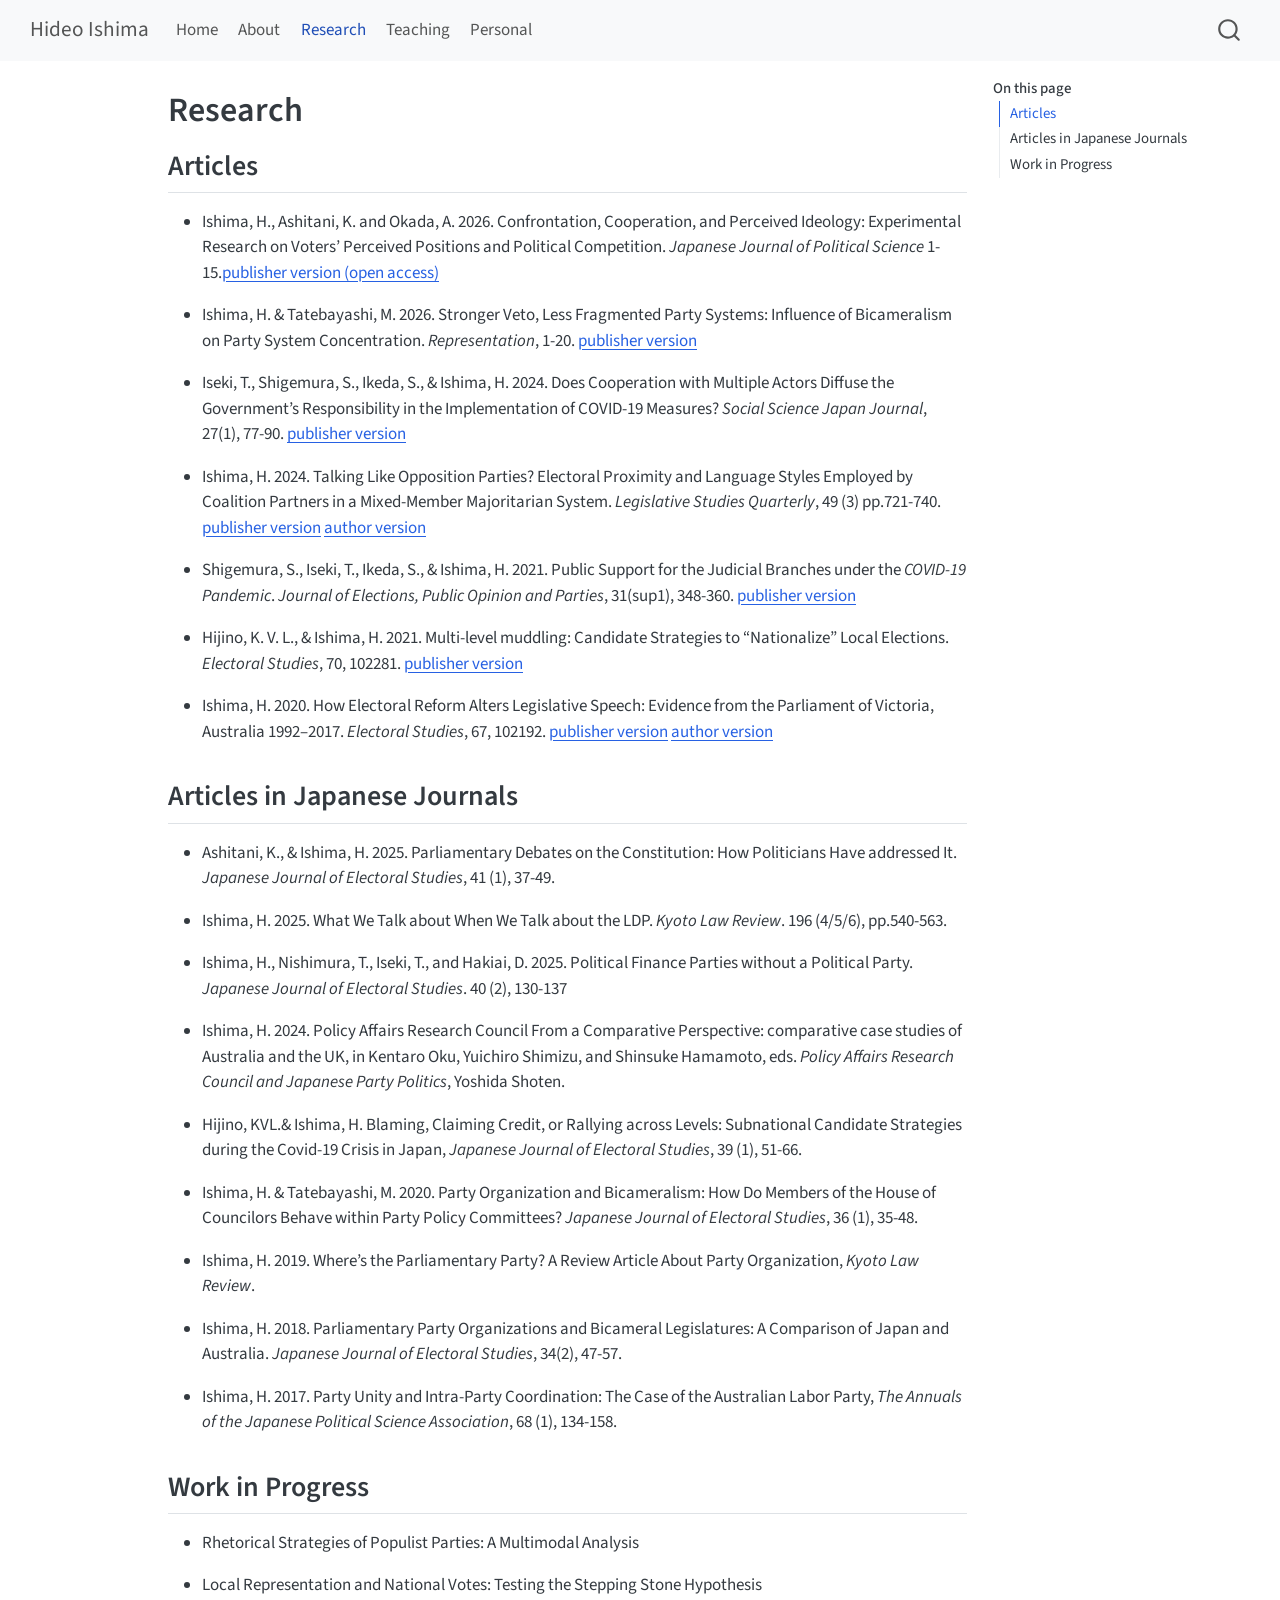
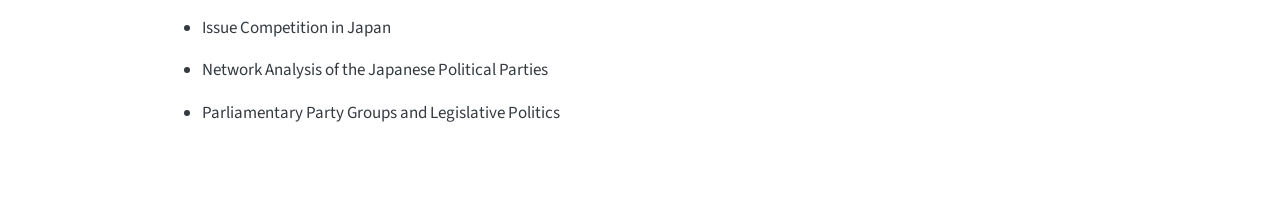
<file: research.html>
<!DOCTYPE html>
<html xmlns="http://www.w3.org/1999/xhtml" lang="en" xml:lang="en"><head>

<meta charset="utf-8">
<meta name="generator" content="quarto-1.9.38">

<meta name="viewport" content="width=device-width, initial-scale=1.0, user-scalable=yes">


<title>Research – Hideo Ishima</title>
<style>
/* Default styles provided by pandoc.
** See https://pandoc.org/MANUAL.html#variables-for-html for config info.
*/
code{white-space: pre-wrap;}
span.smallcaps{font-variant: small-caps;}
div.columns{display: flex; gap: min(4vw, 1.5em);}
div.column{flex: auto; overflow-x: auto;}
div.hanging-indent{margin-left: 1.5em; text-indent: -1.5em;}
ul.task-list{list-style: none;}
ul.task-list li input[type="checkbox"] {
  width: 0.8em;
  margin: 0 0.8em 0.2em -1em; /* quarto-specific, see https://github.com/quarto-dev/quarto-cli/issues/4556 */ 
  vertical-align: middle;
}
</style>


<script src="site_libs/quarto-nav/quarto-nav.js"></script>
<script src="site_libs/quarto-nav/headroom.min.js"></script>
<script src="site_libs/clipboard/clipboard.min.js"></script>
<script src="site_libs/quarto-search/autocomplete.umd.js"></script>
<script src="site_libs/quarto-search/fuse.min.js"></script>
<script src="site_libs/quarto-search/quarto-search.js"></script>
<meta name="quarto:offset" content="./">
<script src="site_libs/quarto-html/quarto.js" type="module"></script>
<script src="site_libs/quarto-html/tabsets/tabsets.js" type="module"></script>
<script src="site_libs/quarto-html/popper.min.js"></script>
<script src="site_libs/quarto-html/tippy.umd.min.js"></script>
<script src="site_libs/quarto-html/anchor.min.js"></script>
<link href="site_libs/quarto-html/tippy.css" rel="stylesheet">
<link href="site_libs/quarto-html/quarto-syntax-highlighting-15634bcf2e68342d4ad2dfa704d543f6.css" rel="stylesheet" id="quarto-text-highlighting-styles">
<script src="site_libs/bootstrap/bootstrap.min.js"></script>
<link href="site_libs/bootstrap/bootstrap-icons.css" rel="stylesheet">
<link href="site_libs/bootstrap/bootstrap-4f353869b67aa98ab6737caa74aa6133.min.css" rel="stylesheet" append-hash="true" id="quarto-bootstrap" data-mode="light">
<script id="quarto-search-options" type="application/json">{
  "location": "navbar",
  "copy-button": false,
  "collapse-after": 3,
  "panel-placement": "end",
  "type": "overlay",
  "limit": 50,
  "keyboard-shortcut": [
    "f",
    "/",
    "s"
  ],
  "show-item-context": false,
  "language": {
    "search-no-results-text": "No results",
    "search-matching-documents-text": "matching documents",
    "search-copy-link-title": "Copy link to search",
    "search-hide-matches-text": "Hide additional matches",
    "search-more-match-text": "more match in this document",
    "search-more-matches-text": "more matches in this document",
    "search-clear-button-title": "Clear",
    "search-text-placeholder": "",
    "search-detached-cancel-button-title": "Cancel",
    "search-submit-button-title": "Submit",
    "search-label": "Search"
  }
}</script>


<link rel="stylesheet" href="styles.css">
</head>

<body class="nav-fixed quarto-light">

<div id="quarto-search-results"></div>
  <header id="quarto-header" class="headroom fixed-top">
    <nav class="navbar navbar-expand-lg " data-bs-theme="dark">
      <div class="navbar-container container-fluid">
      <div class="navbar-brand-container mx-auto">
    <a class="navbar-brand" href="./index.html">
    <span class="navbar-title">Hideo Ishima</span>
    </a>
  </div>
            <div id="quarto-search" class="" title="Search"></div>
          <button class="navbar-toggler" type="button" data-bs-toggle="collapse" data-bs-target="#navbarCollapse" aria-controls="navbarCollapse" role="menu" aria-expanded="false" aria-label="Toggle navigation" onclick="if (window.quartoToggleHeadroom) { window.quartoToggleHeadroom(); }">
  <span class="navbar-toggler-icon"></span>
</button>
          <div class="collapse navbar-collapse" id="navbarCollapse">
            <ul class="navbar-nav navbar-nav-scroll me-auto">
  <li class="nav-item">
    <a class="nav-link" href="./index.html"> 
<span class="menu-text">Home</span></a>
  </li>  
  <li class="nav-item">
    <a class="nav-link" href="./about.html"> 
<span class="menu-text">About</span></a>
  </li>  
  <li class="nav-item">
    <a class="nav-link active" href="./research.html" aria-current="page"> 
<span class="menu-text">Research</span></a>
  </li>  
  <li class="nav-item">
    <a class="nav-link" href="./teaching.html"> 
<span class="menu-text">Teaching</span></a>
  </li>  
  <li class="nav-item">
    <a class="nav-link" href="./personal.html"> 
<span class="menu-text">Personal</span></a>
  </li>  
</ul>
          </div> <!-- /navcollapse -->
            <div class="quarto-navbar-tools">
</div>
      </div> <!-- /container-fluid -->
    </nav>
</header>
<!-- content -->
<div id="quarto-content" class="quarto-container page-columns page-rows-contents page-layout-article page-navbar">
<!-- sidebar -->
<!-- margin-sidebar -->
    <div id="quarto-margin-sidebar" class="sidebar margin-sidebar">
        <nav id="TOC" role="doc-toc" class="toc-active">
    <h2 id="toc-title">On this page</h2>
   
  <ul>
  <li><a href="#articles" id="toc-articles" class="nav-link active" data-scroll-target="#articles">Articles</a></li>
  <li><a href="#articles-in-japanese-journals" id="toc-articles-in-japanese-journals" class="nav-link" data-scroll-target="#articles-in-japanese-journals">Articles in Japanese Journals</a></li>
  <li><a href="#work-in-progress" id="toc-work-in-progress" class="nav-link" data-scroll-target="#work-in-progress">Work in Progress</a></li>
  </ul>
</nav>
    </div>
<!-- main -->
<main class="content" id="quarto-document-content">

<header id="title-block-header" class="quarto-title-block default">
<div class="quarto-title">
<h1 class="title">Research</h1>
</div>



<div class="quarto-title-meta">

    
  
    
  </div>
  


</header>


<section id="articles" class="level2">
<h2 class="anchored" data-anchor-id="articles">Articles</h2>
<ul>
<li><p>Ishima, H., Ashitani, K. and Okada, A. 2026. Confrontation, Cooperation, and Perceived Ideology: Experimental Research on Voters’ Perceived Positions and Political Competition. <em>Japanese Journal of Political Science</em> 1-15.<a href="https://www.cambridge.org/core/journals/japanese-journal-of-political-science/article/confrontation-cooperation-and-perceived-ideology-experimental-research-on-voters-perceived-positions-and-political-competition/6AA8A2EEFD0AF0733EB2E9C09FDEE278#article">publisher version (open access)</a></p></li>
<li><p>Ishima, H. &amp; Tatebayashi, M. 2026. Stronger Veto, Less Fragmented Party Systems: Influence of Bicameralism on Party System Concentration. <em>Representation</em>, 1-20. <a href="https://www.tandfonline.com/doi/ref/10.1080/00344893.2026.2685509">publisher version</a></p></li>
<li><p>Iseki, T., Shigemura, S., Ikeda, S., &amp; Ishima, H. 2024. Does Cooperation with Multiple Actors Diffuse the Government’s Responsibility in the Implementation of COVID-19 Measures? <em>Social Science Japan Journal</em>, 27(1), 77-90. <a href="https://academic.oup.com/ssjj/article-abstract/27/1/77/7571224">publisher version</a></p></li>
<li><p>Ishima, H. 2024. Talking Like Opposition Parties? Electoral Proximity and Language Styles Employed by Coalition Partners in a Mixed-Member Majoritarian System. <em>Legislative Studies Quarterly</em>, 49 (3) pp.721-740. <a href="https://onlinelibrary.wiley.com/doi/abs/10.1111/lsq.12446">publisher version</a> <a href="https://repository.kulib.kyoto-u.ac.jp/items/22c9327d-4dff-4143-b1f7-56d7ea0356d8">author version</a></p></li>
<li><p>Shigemura, S., Iseki, T., Ikeda, S., &amp; Ishima, H. 2021. Public Support for the Judicial Branches under the <em>COVID-19 Pandemic</em>. <em>Journal of Elections, Public Opinion and Parties</em>, 31(sup1), 348-360. <a href="https://www.tandfonline.com/doi/abs/10.1080/17457289.2021.1924729">publisher version</a></p></li>
<li><p>Hijino, K. V. L., &amp; Ishima, H. 2021. Multi-level muddling: Candidate Strategies to “Nationalize” Local Elections. <em>Electoral Studies</em>, 70, 102281. <a href="https://www.sciencedirect.com/science/article/abs/pii/S0261379421000032">publisher version</a></p></li>
<li><p>Ishima, H. 2020. How Electoral Reform Alters Legislative Speech: Evidence from the Parliament of Victoria, Australia 1992–2017. <em>Electoral Studies</em>, 67, 102192. <a href="https://www.sciencedirect.com/science/article/abs/pii/S0261379420300755">publisher version</a> <a href="https://repository.kulib.kyoto-u.ac.jp/items/b1eec48b-c8d6-4724-85ea-cd61d710f31e">author version</a></p></li>
</ul>
</section>
<section id="articles-in-japanese-journals" class="level2">
<h2 class="anchored" data-anchor-id="articles-in-japanese-journals">Articles in Japanese Journals</h2>
<ul>
<li><p>Ashitani, K., &amp; Ishima, H. 2025. Parliamentary Debates on the Constitution: How Politicians Have addressed It. <em>Japanese Journal of Electoral Studies</em>, 41 (1), 37-49.</p></li>
<li><p>Ishima, H. 2025. What We Talk about When We Talk about the LDP. <em>Kyoto Law Review</em>. 196 (4/5/6), pp.540-563.</p></li>
<li><p>Ishima, H., Nishimura, T., Iseki, T., and Hakiai, D. 2025. Political Finance Parties without a Political Party. <em>Japanese Journal of Electoral Studies</em>. 40 (2), 130-137</p></li>
<li><p>Ishima, H. 2024. Policy Affairs Research Council From a Comparative Perspective: comparative case studies of Australia and the UK, in Kentaro Oku, Yuichiro Shimizu, and Shinsuke Hamamoto, eds.&nbsp;<em>Policy Affairs Research Council and Japanese Party Politics</em>, Yoshida Shoten.</p></li>
<li><p>Hijino, KVL.&amp; Ishima, H. Blaming, Claiming Credit, or Rallying across Levels: Subnational Candidate Strategies during the Covid-19 Crisis in Japan, <em>Japanese Journal of Electoral Studies</em>, 39 (1), 51-66.</p></li>
<li><p>Ishima, H. &amp; Tatebayashi, M. 2020. Party Organization and Bicameralism: How Do Members of the House of Councilors Behave within Party Policy Committees? <em>Japanese Journal of Electoral Studies</em>, 36 (1), 35-48.</p></li>
<li><p>Ishima, H. 2019. Where’s the Parliamentary Party? A Review Article About Party Organization, <em>Kyoto Law Review</em>.</p></li>
<li><p>Ishima, H. 2018. Parliamentary Party Organizations and Bicameral Legislatures: A Comparison of Japan and Australia. <em>Japanese Journal of Electoral Studies</em>, 34(2), 47-57.</p></li>
<li><p>Ishima, H. 2017. Party Unity and Intra-Party Coordination: The Case of the Australian Labor Party, <em>The Annuals of the Japanese Political Science Association</em>, 68 (1), 134-158.</p></li>
</ul>
</section>
<section id="work-in-progress" class="level2">
<h2 class="anchored" data-anchor-id="work-in-progress">Work in Progress</h2>
<ul>
<li><p>Rhetorical Strategies of Populist Parties: A Multimodal Analysis</p></li>
<li><p>Local Representation and National Votes: Testing the Stepping Stone Hypothesis</p></li>
<li><p>Issue Competition in Japan</p></li>
<li><p>Network Analysis of the Japanese Political Parties</p></li>
<li><p>Parliamentary Party Groups and Legislative Politics</p></li>
</ul>


</section>

</main> <!-- /main -->
<script id="quarto-html-after-body" type="application/javascript">
  window.document.addEventListener("DOMContentLoaded", function (event) {
    const icon = "";
    const anchorJS = new window.AnchorJS();
    anchorJS.options = {
      placement: 'right',
      icon: icon
    };
    anchorJS.add('.anchored');
    const isCodeAnnotation = (el) => {
      for (const clz of el.classList) {
        if (clz.startsWith('code-annotation-')) {                     
          return true;
        }
      }
      return false;
    }
    const onCopySuccess = function(e) {
      // button target
      const button = e.trigger;
      // don't keep focus
      button.blur();
      // flash "checked"
      button.classList.add('code-copy-button-checked');
      var currentTitle = button.getAttribute("title");
      button.setAttribute("title", "Copied!");
      let tooltip;
      if (window.bootstrap) {
        button.setAttribute("data-bs-toggle", "tooltip");
        button.setAttribute("data-bs-placement", "left");
        button.setAttribute("data-bs-title", "Copied!");
        tooltip = new bootstrap.Tooltip(button, 
          { trigger: "manual", 
            customClass: "code-copy-button-tooltip",
            offset: [0, -8]});
        tooltip.show();    
      }
      setTimeout(function() {
        if (tooltip) {
          tooltip.hide();
          button.removeAttribute("data-bs-title");
          button.removeAttribute("data-bs-toggle");
          button.removeAttribute("data-bs-placement");
        }
        button.setAttribute("title", currentTitle);
        button.classList.remove('code-copy-button-checked');
      }, 1000);
      // clear code selection
      e.clearSelection();
    }
    const getTextToCopy = function(trigger) {
      const outerScaffold = trigger.parentElement.cloneNode(true);
      const codeEl = outerScaffold.querySelector('code');
      for (const childEl of codeEl.children) {
        if (isCodeAnnotation(childEl)) {
          childEl.remove();
        }
      }
      return codeEl.innerText;
    }
    const clipboard = new window.ClipboardJS('.code-copy-button:not([data-in-quarto-modal])', {
      text: getTextToCopy
    });
    clipboard.on('success', onCopySuccess);
    if (window.document.getElementById('quarto-embedded-source-code-modal')) {
      const clipboardModal = new window.ClipboardJS('.code-copy-button[data-in-quarto-modal]', {
        text: getTextToCopy,
        container: window.document.getElementById('quarto-embedded-source-code-modal')
      });
      clipboardModal.on('success', onCopySuccess);
    }
      var localhostRegex = new RegExp(/^(?:http|https):\/\/localhost\:?[0-9]*\//);
      var mailtoRegex = new RegExp(/^mailto:/);
        var filterRegex = new RegExp("https:\/\/h-ism\.github\.io\/");
      var isInternal = (href) => {
          return filterRegex.test(href) || localhostRegex.test(href) || mailtoRegex.test(href);
      }
      // Inspect non-navigation links and adorn them if external
     var links = window.document.querySelectorAll('a[href]:not(.nav-link):not(.navbar-brand):not(.toc-action):not(.sidebar-link):not(.sidebar-item-toggle):not(.pagination-link):not(.no-external):not([aria-hidden]):not(.dropdown-item):not(.quarto-navigation-tool):not(.about-link)');
      for (var i=0; i<links.length; i++) {
        const link = links[i];
        if (!isInternal(link.href)) {
          // undo the damage that might have been done by quarto-nav.js in the case of
          // links that we want to consider external
          if (link.dataset.originalHref !== undefined) {
            link.href = link.dataset.originalHref;
          }
        }
      }
    function tippyHover(el, contentFn, onTriggerFn, onUntriggerFn) {
      const config = {
        allowHTML: true,
        maxWidth: 500,
        delay: 100,
        arrow: false,
        appendTo: function(el) {
            return el.parentElement;
        },
        interactive: true,
        interactiveBorder: 10,
        theme: 'quarto',
        placement: 'bottom-start',
      };
      if (contentFn) {
        config.content = contentFn;
      }
      if (onTriggerFn) {
        config.onTrigger = onTriggerFn;
      }
      if (onUntriggerFn) {
        config.onUntrigger = onUntriggerFn;
      }
      window.tippy(el, config); 
    }
    const noterefs = window.document.querySelectorAll('a[role="doc-noteref"]');
    for (var i=0; i<noterefs.length; i++) {
      const ref = noterefs[i];
      tippyHover(ref, function() {
        // use id or data attribute instead here
        let href = ref.getAttribute('data-footnote-href') || ref.getAttribute('href');
        try { href = new URL(href).hash; } catch {}
        const id = href.replace(/^#\/?/, "");
        const note = window.document.getElementById(id);
        if (note) {
          return note.innerHTML;
        } else {
          return "";
        }
      });
    }
    const xrefs = window.document.querySelectorAll('a.quarto-xref');
    const processXRef = (id, note) => {
      // Strip column container classes
      const stripColumnClz = (el) => {
        el.classList.remove("page-full", "page-columns");
        if (el.children) {
          for (const child of el.children) {
            stripColumnClz(child);
          }
        }
      }
      stripColumnClz(note)
      if (id === null || id.startsWith('sec-')) {
        // Special case sections, only their first couple elements
        const container = document.createElement("div");
        if (note.children && note.children.length > 2) {
          container.appendChild(note.children[0].cloneNode(true));
          for (let i = 1; i < note.children.length; i++) {
            const child = note.children[i];
            if (child.tagName === "P" && child.innerText === "") {
              continue;
            } else {
              container.appendChild(child.cloneNode(true));
              break;
            }
          }
          if (window.Quarto?.typesetMath) {
            window.Quarto.typesetMath(container);
          }
          return container.innerHTML
        } else {
          if (window.Quarto?.typesetMath) {
            window.Quarto.typesetMath(note);
          }
          return note.innerHTML;
        }
      } else {
        // Remove any anchor links if they are present
        const anchorLink = note.querySelector('a.anchorjs-link');
        if (anchorLink) {
          anchorLink.remove();
        }
        if (window.Quarto?.typesetMath) {
          window.Quarto.typesetMath(note);
        }
        if (note.classList.contains("callout")) {
          return note.outerHTML;
        } else {
          return note.innerHTML;
        }
      }
    }
    for (var i=0; i<xrefs.length; i++) {
      const xref = xrefs[i];
      tippyHover(xref, undefined, function(instance) {
        instance.disable();
        let url = xref.getAttribute('href');
        let hash = undefined; 
        if (url.startsWith('#')) {
          hash = url;
        } else {
          try { hash = new URL(url).hash; } catch {}
        }
        if (hash) {
          const id = hash.replace(/^#\/?/, "");
          const note = window.document.getElementById(id);
          if (note !== null) {
            try {
              const html = processXRef(id, note.cloneNode(true));
              instance.setContent(html);
            } finally {
              instance.enable();
              instance.show();
            }
          } else {
            // See if we can fetch this
            fetch(url.split('#')[0])
            .then(res => res.text())
            .then(html => {
              const parser = new DOMParser();
              const htmlDoc = parser.parseFromString(html, "text/html");
              const note = htmlDoc.getElementById(id);
              if (note !== null) {
                const html = processXRef(id, note);
                instance.setContent(html);
              } 
            }).finally(() => {
              instance.enable();
              instance.show();
            });
          }
        } else {
          // See if we can fetch a full url (with no hash to target)
          // This is a special case and we should probably do some content thinning / targeting
          fetch(url)
          .then(res => res.text())
          .then(html => {
            const parser = new DOMParser();
            const htmlDoc = parser.parseFromString(html, "text/html");
            const note = htmlDoc.querySelector('main.content');
            if (note !== null) {
              // This should only happen for chapter cross references
              // (since there is no id in the URL)
              // remove the first header
              if (note.children.length > 0 && note.children[0].tagName === "HEADER") {
                note.children[0].remove();
              }
              const html = processXRef(null, note);
              instance.setContent(html);
            } 
          }).finally(() => {
            instance.enable();
            instance.show();
          });
        }
      }, function(instance) {
      });
    }
        let selectedAnnoteEl;
        const selectorForAnnotation = ( cell, annotation) => {
          let cellAttr = 'data-code-cell="' + cell + '"';
          let lineAttr = 'data-code-annotation="' +  annotation + '"';
          const selector = 'span[' + cellAttr + '][' + lineAttr + ']';
          return selector;
        }
        const selectCodeLines = (annoteEl) => {
          const doc = window.document;
          const targetCell = annoteEl.getAttribute("data-target-cell");
          const targetAnnotation = annoteEl.getAttribute("data-target-annotation");
          const annoteSpan = window.document.querySelector(selectorForAnnotation(targetCell, targetAnnotation));
          const lines = annoteSpan.getAttribute("data-code-lines").split(",");
          const lineIds = lines.map((line) => {
            return targetCell + "-" + line;
          })
          let top = null;
          let height = null;
          let parent = null;
          if (lineIds.length > 0) {
              //compute the position of the single el (top and bottom and make a div)
              const el = window.document.getElementById(lineIds[0]);
              top = el.offsetTop;
              height = el.offsetHeight;
              parent = el.parentElement.parentElement;
            if (lineIds.length > 1) {
              const lastEl = window.document.getElementById(lineIds[lineIds.length - 1]);
              const bottom = lastEl.offsetTop + lastEl.offsetHeight;
              height = bottom - top;
            }
            if (top !== null && height !== null && parent !== null) {
              // cook up a div (if necessary) and position it 
              let div = window.document.getElementById("code-annotation-line-highlight");
              if (div === null) {
                div = window.document.createElement("div");
                div.setAttribute("id", "code-annotation-line-highlight");
                div.style.position = 'absolute';
                parent.appendChild(div);
              }
              div.style.top = top - 2 + "px";
              div.style.height = height + 4 + "px";
              div.style.left = 0;
              let gutterDiv = window.document.getElementById("code-annotation-line-highlight-gutter");
              if (gutterDiv === null) {
                gutterDiv = window.document.createElement("div");
                gutterDiv.setAttribute("id", "code-annotation-line-highlight-gutter");
                gutterDiv.style.position = 'absolute';
                const codeCell = window.document.getElementById(targetCell);
                const gutter = codeCell.querySelector('.code-annotation-gutter');
                gutter.appendChild(gutterDiv);
              }
              gutterDiv.style.top = top - 2 + "px";
              gutterDiv.style.height = height + 4 + "px";
            }
            selectedAnnoteEl = annoteEl;
          }
        };
        const unselectCodeLines = () => {
          const elementsIds = ["code-annotation-line-highlight", "code-annotation-line-highlight-gutter"];
          elementsIds.forEach((elId) => {
            const div = window.document.getElementById(elId);
            if (div) {
              div.remove();
            }
          });
          selectedAnnoteEl = undefined;
        };
          // Handle positioning of the toggle
      window.addEventListener(
        "resize",
        throttle(() => {
          elRect = undefined;
          if (selectedAnnoteEl) {
            selectCodeLines(selectedAnnoteEl);
          }
        }, 10)
      );
      function throttle(fn, ms) {
      let throttle = false;
      let timer;
        return (...args) => {
          if(!throttle) { // first call gets through
              fn.apply(this, args);
              throttle = true;
          } else { // all the others get throttled
              if(timer) clearTimeout(timer); // cancel #2
              timer = setTimeout(() => {
                fn.apply(this, args);
                timer = throttle = false;
              }, ms);
          }
        };
      }
        // Attach click handler to the DT
        const annoteDls = window.document.querySelectorAll('dt[data-target-cell]');
        for (const annoteDlNode of annoteDls) {
          annoteDlNode.addEventListener('click', (event) => {
            const clickedEl = event.target;
            if (clickedEl !== selectedAnnoteEl) {
              unselectCodeLines();
              const activeEl = window.document.querySelector('dt[data-target-cell].code-annotation-active');
              if (activeEl) {
                activeEl.classList.remove('code-annotation-active');
              }
              selectCodeLines(clickedEl);
              clickedEl.classList.add('code-annotation-active');
            } else {
              // Unselect the line
              unselectCodeLines();
              clickedEl.classList.remove('code-annotation-active');
            }
          });
        }
    const findCites = (el) => {
      const parentEl = el.parentElement;
      if (parentEl) {
        const cites = parentEl.dataset.cites;
        if (cites) {
          return {
            el,
            cites: cites.split(' ')
          };
        } else {
          return findCites(el.parentElement)
        }
      } else {
        return undefined;
      }
    };
    var bibliorefs = window.document.querySelectorAll('a[role="doc-biblioref"]');
    for (var i=0; i<bibliorefs.length; i++) {
      const ref = bibliorefs[i];
      const citeInfo = findCites(ref);
      if (citeInfo) {
        tippyHover(citeInfo.el, function() {
          var popup = window.document.createElement('div');
          citeInfo.cites.forEach(function(cite) {
            var citeDiv = window.document.createElement('div');
            citeDiv.classList.add('hanging-indent');
            citeDiv.classList.add('csl-entry');
            var biblioDiv = window.document.getElementById('ref-' + cite);
            if (biblioDiv) {
              citeDiv.innerHTML = biblioDiv.innerHTML;
            }
            popup.appendChild(citeDiv);
          });
          return popup.innerHTML;
        });
      }
    }
  });
  </script>
</div> <!-- /content -->




</body></html>
</file>
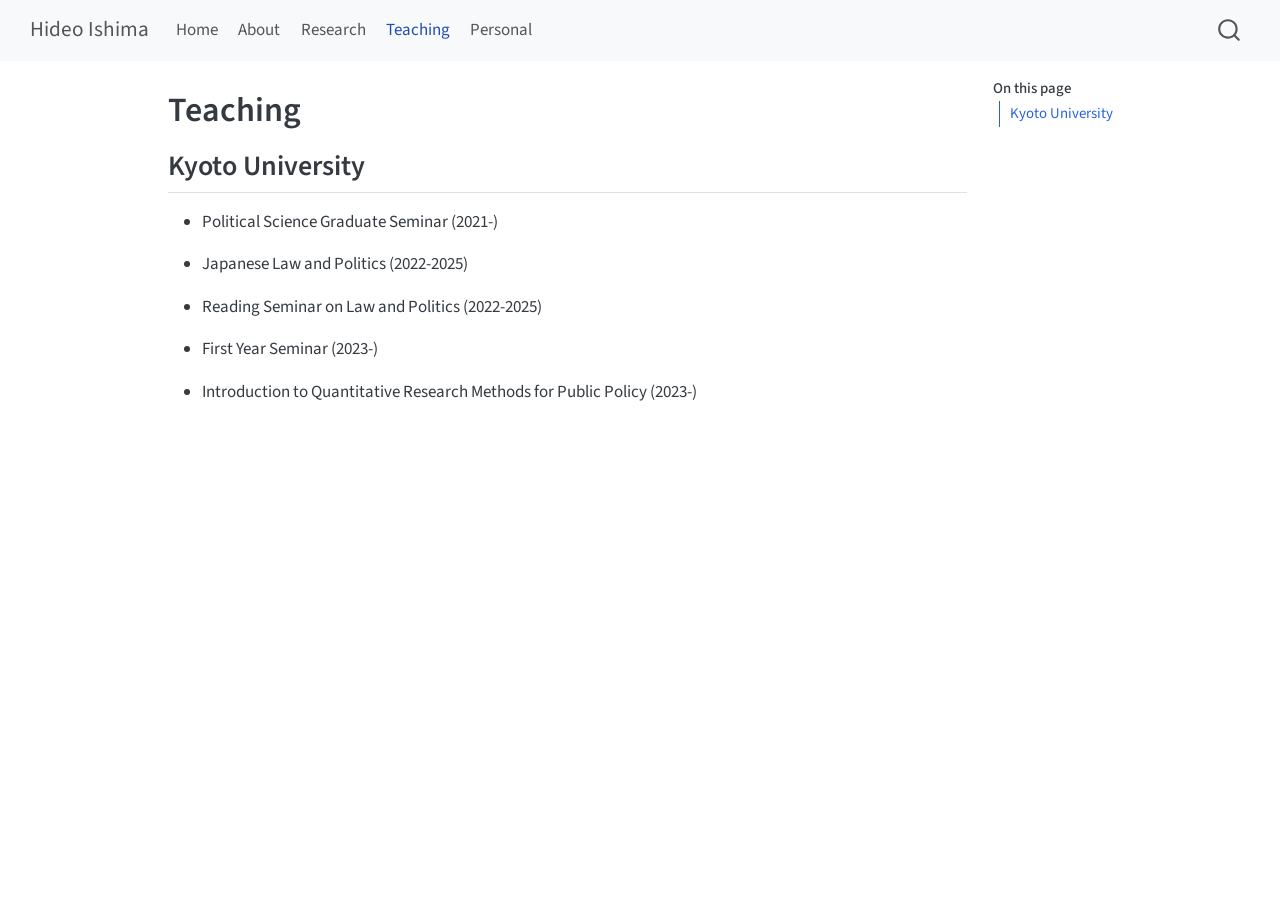
<file: teaching.html>
<!DOCTYPE html>
<html xmlns="http://www.w3.org/1999/xhtml" lang="en" xml:lang="en"><head>

<meta charset="utf-8">
<meta name="generator" content="quarto-1.9.38">

<meta name="viewport" content="width=device-width, initial-scale=1.0, user-scalable=yes">


<title>Teaching – Hideo Ishima</title>
<style>
/* Default styles provided by pandoc.
** See https://pandoc.org/MANUAL.html#variables-for-html for config info.
*/
code{white-space: pre-wrap;}
span.smallcaps{font-variant: small-caps;}
div.columns{display: flex; gap: min(4vw, 1.5em);}
div.column{flex: auto; overflow-x: auto;}
div.hanging-indent{margin-left: 1.5em; text-indent: -1.5em;}
ul.task-list{list-style: none;}
ul.task-list li input[type="checkbox"] {
  width: 0.8em;
  margin: 0 0.8em 0.2em -1em; /* quarto-specific, see https://github.com/quarto-dev/quarto-cli/issues/4556 */ 
  vertical-align: middle;
}
</style>


<script src="site_libs/quarto-nav/quarto-nav.js"></script>
<script src="site_libs/quarto-nav/headroom.min.js"></script>
<script src="site_libs/clipboard/clipboard.min.js"></script>
<script src="site_libs/quarto-search/autocomplete.umd.js"></script>
<script src="site_libs/quarto-search/fuse.min.js"></script>
<script src="site_libs/quarto-search/quarto-search.js"></script>
<meta name="quarto:offset" content="./">
<script src="site_libs/quarto-html/quarto.js" type="module"></script>
<script src="site_libs/quarto-html/tabsets/tabsets.js" type="module"></script>
<script src="site_libs/quarto-html/popper.min.js"></script>
<script src="site_libs/quarto-html/tippy.umd.min.js"></script>
<script src="site_libs/quarto-html/anchor.min.js"></script>
<link href="site_libs/quarto-html/tippy.css" rel="stylesheet">
<link href="site_libs/quarto-html/quarto-syntax-highlighting-15634bcf2e68342d4ad2dfa704d543f6.css" rel="stylesheet" id="quarto-text-highlighting-styles">
<script src="site_libs/bootstrap/bootstrap.min.js"></script>
<link href="site_libs/bootstrap/bootstrap-icons.css" rel="stylesheet">
<link href="site_libs/bootstrap/bootstrap-4f353869b67aa98ab6737caa74aa6133.min.css" rel="stylesheet" append-hash="true" id="quarto-bootstrap" data-mode="light">
<script id="quarto-search-options" type="application/json">{
  "location": "navbar",
  "copy-button": false,
  "collapse-after": 3,
  "panel-placement": "end",
  "type": "overlay",
  "limit": 50,
  "keyboard-shortcut": [
    "f",
    "/",
    "s"
  ],
  "show-item-context": false,
  "language": {
    "search-no-results-text": "No results",
    "search-matching-documents-text": "matching documents",
    "search-copy-link-title": "Copy link to search",
    "search-hide-matches-text": "Hide additional matches",
    "search-more-match-text": "more match in this document",
    "search-more-matches-text": "more matches in this document",
    "search-clear-button-title": "Clear",
    "search-text-placeholder": "",
    "search-detached-cancel-button-title": "Cancel",
    "search-submit-button-title": "Submit",
    "search-label": "Search"
  }
}</script>


<link rel="stylesheet" href="styles.css">
</head>

<body class="nav-fixed quarto-light">

<div id="quarto-search-results"></div>
  <header id="quarto-header" class="headroom fixed-top">
    <nav class="navbar navbar-expand-lg " data-bs-theme="dark">
      <div class="navbar-container container-fluid">
      <div class="navbar-brand-container mx-auto">
    <a class="navbar-brand" href="./index.html">
    <span class="navbar-title">Hideo Ishima</span>
    </a>
  </div>
            <div id="quarto-search" class="" title="Search"></div>
          <button class="navbar-toggler" type="button" data-bs-toggle="collapse" data-bs-target="#navbarCollapse" aria-controls="navbarCollapse" role="menu" aria-expanded="false" aria-label="Toggle navigation" onclick="if (window.quartoToggleHeadroom) { window.quartoToggleHeadroom(); }">
  <span class="navbar-toggler-icon"></span>
</button>
          <div class="collapse navbar-collapse" id="navbarCollapse">
            <ul class="navbar-nav navbar-nav-scroll me-auto">
  <li class="nav-item">
    <a class="nav-link" href="./index.html"> 
<span class="menu-text">Home</span></a>
  </li>  
  <li class="nav-item">
    <a class="nav-link" href="./about.html"> 
<span class="menu-text">About</span></a>
  </li>  
  <li class="nav-item">
    <a class="nav-link" href="./research.html"> 
<span class="menu-text">Research</span></a>
  </li>  
  <li class="nav-item">
    <a class="nav-link active" href="./teaching.html" aria-current="page"> 
<span class="menu-text">Teaching</span></a>
  </li>  
  <li class="nav-item">
    <a class="nav-link" href="./personal.html"> 
<span class="menu-text">Personal</span></a>
  </li>  
</ul>
          </div> <!-- /navcollapse -->
            <div class="quarto-navbar-tools">
</div>
      </div> <!-- /container-fluid -->
    </nav>
</header>
<!-- content -->
<div id="quarto-content" class="quarto-container page-columns page-rows-contents page-layout-article page-navbar">
<!-- sidebar -->
<!-- margin-sidebar -->
    <div id="quarto-margin-sidebar" class="sidebar margin-sidebar">
        <nav id="TOC" role="doc-toc" class="toc-active">
    <h2 id="toc-title">On this page</h2>
   
  <ul>
  <li><a href="#kyoto-university" id="toc-kyoto-university" class="nav-link active" data-scroll-target="#kyoto-university">Kyoto University</a></li>
  </ul>
</nav>
    </div>
<!-- main -->
<main class="content" id="quarto-document-content">

<header id="title-block-header" class="quarto-title-block default">
<div class="quarto-title">
<h1 class="title">Teaching</h1>
</div>



<div class="quarto-title-meta">

    
  
    
  </div>
  


</header>


<section id="kyoto-university" class="level2">
<h2 class="anchored" data-anchor-id="kyoto-university">Kyoto University</h2>
<ul>
<li><p>Political Science Graduate Seminar (2021-)</p></li>
<li><p>Japanese Law and Politics (2022-2025)</p></li>
<li><p>Reading Seminar on Law and Politics (2022-2025)</p></li>
<li><p>First Year Seminar (2023-)</p></li>
<li><p>Introduction to Quantitative Research Methods for Public Policy (2023-)</p></li>
</ul>


</section>

</main> <!-- /main -->
<script id="quarto-html-after-body" type="application/javascript">
  window.document.addEventListener("DOMContentLoaded", function (event) {
    const icon = "";
    const anchorJS = new window.AnchorJS();
    anchorJS.options = {
      placement: 'right',
      icon: icon
    };
    anchorJS.add('.anchored');
    const isCodeAnnotation = (el) => {
      for (const clz of el.classList) {
        if (clz.startsWith('code-annotation-')) {                     
          return true;
        }
      }
      return false;
    }
    const onCopySuccess = function(e) {
      // button target
      const button = e.trigger;
      // don't keep focus
      button.blur();
      // flash "checked"
      button.classList.add('code-copy-button-checked');
      var currentTitle = button.getAttribute("title");
      button.setAttribute("title", "Copied!");
      let tooltip;
      if (window.bootstrap) {
        button.setAttribute("data-bs-toggle", "tooltip");
        button.setAttribute("data-bs-placement", "left");
        button.setAttribute("data-bs-title", "Copied!");
        tooltip = new bootstrap.Tooltip(button, 
          { trigger: "manual", 
            customClass: "code-copy-button-tooltip",
            offset: [0, -8]});
        tooltip.show();    
      }
      setTimeout(function() {
        if (tooltip) {
          tooltip.hide();
          button.removeAttribute("data-bs-title");
          button.removeAttribute("data-bs-toggle");
          button.removeAttribute("data-bs-placement");
        }
        button.setAttribute("title", currentTitle);
        button.classList.remove('code-copy-button-checked');
      }, 1000);
      // clear code selection
      e.clearSelection();
    }
    const getTextToCopy = function(trigger) {
      const outerScaffold = trigger.parentElement.cloneNode(true);
      const codeEl = outerScaffold.querySelector('code');
      for (const childEl of codeEl.children) {
        if (isCodeAnnotation(childEl)) {
          childEl.remove();
        }
      }
      return codeEl.innerText;
    }
    const clipboard = new window.ClipboardJS('.code-copy-button:not([data-in-quarto-modal])', {
      text: getTextToCopy
    });
    clipboard.on('success', onCopySuccess);
    if (window.document.getElementById('quarto-embedded-source-code-modal')) {
      const clipboardModal = new window.ClipboardJS('.code-copy-button[data-in-quarto-modal]', {
        text: getTextToCopy,
        container: window.document.getElementById('quarto-embedded-source-code-modal')
      });
      clipboardModal.on('success', onCopySuccess);
    }
      var localhostRegex = new RegExp(/^(?:http|https):\/\/localhost\:?[0-9]*\//);
      var mailtoRegex = new RegExp(/^mailto:/);
        var filterRegex = new RegExp("https:\/\/h-ism\.github\.io\/");
      var isInternal = (href) => {
          return filterRegex.test(href) || localhostRegex.test(href) || mailtoRegex.test(href);
      }
      // Inspect non-navigation links and adorn them if external
     var links = window.document.querySelectorAll('a[href]:not(.nav-link):not(.navbar-brand):not(.toc-action):not(.sidebar-link):not(.sidebar-item-toggle):not(.pagination-link):not(.no-external):not([aria-hidden]):not(.dropdown-item):not(.quarto-navigation-tool):not(.about-link)');
      for (var i=0; i<links.length; i++) {
        const link = links[i];
        if (!isInternal(link.href)) {
          // undo the damage that might have been done by quarto-nav.js in the case of
          // links that we want to consider external
          if (link.dataset.originalHref !== undefined) {
            link.href = link.dataset.originalHref;
          }
        }
      }
    function tippyHover(el, contentFn, onTriggerFn, onUntriggerFn) {
      const config = {
        allowHTML: true,
        maxWidth: 500,
        delay: 100,
        arrow: false,
        appendTo: function(el) {
            return el.parentElement;
        },
        interactive: true,
        interactiveBorder: 10,
        theme: 'quarto',
        placement: 'bottom-start',
      };
      if (contentFn) {
        config.content = contentFn;
      }
      if (onTriggerFn) {
        config.onTrigger = onTriggerFn;
      }
      if (onUntriggerFn) {
        config.onUntrigger = onUntriggerFn;
      }
      window.tippy(el, config); 
    }
    const noterefs = window.document.querySelectorAll('a[role="doc-noteref"]');
    for (var i=0; i<noterefs.length; i++) {
      const ref = noterefs[i];
      tippyHover(ref, function() {
        // use id or data attribute instead here
        let href = ref.getAttribute('data-footnote-href') || ref.getAttribute('href');
        try { href = new URL(href).hash; } catch {}
        const id = href.replace(/^#\/?/, "");
        const note = window.document.getElementById(id);
        if (note) {
          return note.innerHTML;
        } else {
          return "";
        }
      });
    }
    const xrefs = window.document.querySelectorAll('a.quarto-xref');
    const processXRef = (id, note) => {
      // Strip column container classes
      const stripColumnClz = (el) => {
        el.classList.remove("page-full", "page-columns");
        if (el.children) {
          for (const child of el.children) {
            stripColumnClz(child);
          }
        }
      }
      stripColumnClz(note)
      if (id === null || id.startsWith('sec-')) {
        // Special case sections, only their first couple elements
        const container = document.createElement("div");
        if (note.children && note.children.length > 2) {
          container.appendChild(note.children[0].cloneNode(true));
          for (let i = 1; i < note.children.length; i++) {
            const child = note.children[i];
            if (child.tagName === "P" && child.innerText === "") {
              continue;
            } else {
              container.appendChild(child.cloneNode(true));
              break;
            }
          }
          if (window.Quarto?.typesetMath) {
            window.Quarto.typesetMath(container);
          }
          return container.innerHTML
        } else {
          if (window.Quarto?.typesetMath) {
            window.Quarto.typesetMath(note);
          }
          return note.innerHTML;
        }
      } else {
        // Remove any anchor links if they are present
        const anchorLink = note.querySelector('a.anchorjs-link');
        if (anchorLink) {
          anchorLink.remove();
        }
        if (window.Quarto?.typesetMath) {
          window.Quarto.typesetMath(note);
        }
        if (note.classList.contains("callout")) {
          return note.outerHTML;
        } else {
          return note.innerHTML;
        }
      }
    }
    for (var i=0; i<xrefs.length; i++) {
      const xref = xrefs[i];
      tippyHover(xref, undefined, function(instance) {
        instance.disable();
        let url = xref.getAttribute('href');
        let hash = undefined; 
        if (url.startsWith('#')) {
          hash = url;
        } else {
          try { hash = new URL(url).hash; } catch {}
        }
        if (hash) {
          const id = hash.replace(/^#\/?/, "");
          const note = window.document.getElementById(id);
          if (note !== null) {
            try {
              const html = processXRef(id, note.cloneNode(true));
              instance.setContent(html);
            } finally {
              instance.enable();
              instance.show();
            }
          } else {
            // See if we can fetch this
            fetch(url.split('#')[0])
            .then(res => res.text())
            .then(html => {
              const parser = new DOMParser();
              const htmlDoc = parser.parseFromString(html, "text/html");
              const note = htmlDoc.getElementById(id);
              if (note !== null) {
                const html = processXRef(id, note);
                instance.setContent(html);
              } 
            }).finally(() => {
              instance.enable();
              instance.show();
            });
          }
        } else {
          // See if we can fetch a full url (with no hash to target)
          // This is a special case and we should probably do some content thinning / targeting
          fetch(url)
          .then(res => res.text())
          .then(html => {
            const parser = new DOMParser();
            const htmlDoc = parser.parseFromString(html, "text/html");
            const note = htmlDoc.querySelector('main.content');
            if (note !== null) {
              // This should only happen for chapter cross references
              // (since there is no id in the URL)
              // remove the first header
              if (note.children.length > 0 && note.children[0].tagName === "HEADER") {
                note.children[0].remove();
              }
              const html = processXRef(null, note);
              instance.setContent(html);
            } 
          }).finally(() => {
            instance.enable();
            instance.show();
          });
        }
      }, function(instance) {
      });
    }
        let selectedAnnoteEl;
        const selectorForAnnotation = ( cell, annotation) => {
          let cellAttr = 'data-code-cell="' + cell + '"';
          let lineAttr = 'data-code-annotation="' +  annotation + '"';
          const selector = 'span[' + cellAttr + '][' + lineAttr + ']';
          return selector;
        }
        const selectCodeLines = (annoteEl) => {
          const doc = window.document;
          const targetCell = annoteEl.getAttribute("data-target-cell");
          const targetAnnotation = annoteEl.getAttribute("data-target-annotation");
          const annoteSpan = window.document.querySelector(selectorForAnnotation(targetCell, targetAnnotation));
          const lines = annoteSpan.getAttribute("data-code-lines").split(",");
          const lineIds = lines.map((line) => {
            return targetCell + "-" + line;
          })
          let top = null;
          let height = null;
          let parent = null;
          if (lineIds.length > 0) {
              //compute the position of the single el (top and bottom and make a div)
              const el = window.document.getElementById(lineIds[0]);
              top = el.offsetTop;
              height = el.offsetHeight;
              parent = el.parentElement.parentElement;
            if (lineIds.length > 1) {
              const lastEl = window.document.getElementById(lineIds[lineIds.length - 1]);
              const bottom = lastEl.offsetTop + lastEl.offsetHeight;
              height = bottom - top;
            }
            if (top !== null && height !== null && parent !== null) {
              // cook up a div (if necessary) and position it 
              let div = window.document.getElementById("code-annotation-line-highlight");
              if (div === null) {
                div = window.document.createElement("div");
                div.setAttribute("id", "code-annotation-line-highlight");
                div.style.position = 'absolute';
                parent.appendChild(div);
              }
              div.style.top = top - 2 + "px";
              div.style.height = height + 4 + "px";
              div.style.left = 0;
              let gutterDiv = window.document.getElementById("code-annotation-line-highlight-gutter");
              if (gutterDiv === null) {
                gutterDiv = window.document.createElement("div");
                gutterDiv.setAttribute("id", "code-annotation-line-highlight-gutter");
                gutterDiv.style.position = 'absolute';
                const codeCell = window.document.getElementById(targetCell);
                const gutter = codeCell.querySelector('.code-annotation-gutter');
                gutter.appendChild(gutterDiv);
              }
              gutterDiv.style.top = top - 2 + "px";
              gutterDiv.style.height = height + 4 + "px";
            }
            selectedAnnoteEl = annoteEl;
          }
        };
        const unselectCodeLines = () => {
          const elementsIds = ["code-annotation-line-highlight", "code-annotation-line-highlight-gutter"];
          elementsIds.forEach((elId) => {
            const div = window.document.getElementById(elId);
            if (div) {
              div.remove();
            }
          });
          selectedAnnoteEl = undefined;
        };
          // Handle positioning of the toggle
      window.addEventListener(
        "resize",
        throttle(() => {
          elRect = undefined;
          if (selectedAnnoteEl) {
            selectCodeLines(selectedAnnoteEl);
          }
        }, 10)
      );
      function throttle(fn, ms) {
      let throttle = false;
      let timer;
        return (...args) => {
          if(!throttle) { // first call gets through
              fn.apply(this, args);
              throttle = true;
          } else { // all the others get throttled
              if(timer) clearTimeout(timer); // cancel #2
              timer = setTimeout(() => {
                fn.apply(this, args);
                timer = throttle = false;
              }, ms);
          }
        };
      }
        // Attach click handler to the DT
        const annoteDls = window.document.querySelectorAll('dt[data-target-cell]');
        for (const annoteDlNode of annoteDls) {
          annoteDlNode.addEventListener('click', (event) => {
            const clickedEl = event.target;
            if (clickedEl !== selectedAnnoteEl) {
              unselectCodeLines();
              const activeEl = window.document.querySelector('dt[data-target-cell].code-annotation-active');
              if (activeEl) {
                activeEl.classList.remove('code-annotation-active');
              }
              selectCodeLines(clickedEl);
              clickedEl.classList.add('code-annotation-active');
            } else {
              // Unselect the line
              unselectCodeLines();
              clickedEl.classList.remove('code-annotation-active');
            }
          });
        }
    const findCites = (el) => {
      const parentEl = el.parentElement;
      if (parentEl) {
        const cites = parentEl.dataset.cites;
        if (cites) {
          return {
            el,
            cites: cites.split(' ')
          };
        } else {
          return findCites(el.parentElement)
        }
      } else {
        return undefined;
      }
    };
    var bibliorefs = window.document.querySelectorAll('a[role="doc-biblioref"]');
    for (var i=0; i<bibliorefs.length; i++) {
      const ref = bibliorefs[i];
      const citeInfo = findCites(ref);
      if (citeInfo) {
        tippyHover(citeInfo.el, function() {
          var popup = window.document.createElement('div');
          citeInfo.cites.forEach(function(cite) {
            var citeDiv = window.document.createElement('div');
            citeDiv.classList.add('hanging-indent');
            citeDiv.classList.add('csl-entry');
            var biblioDiv = window.document.getElementById('ref-' + cite);
            if (biblioDiv) {
              citeDiv.innerHTML = biblioDiv.innerHTML;
            }
            popup.appendChild(citeDiv);
          });
          return popup.innerHTML;
        });
      }
    }
  });
  </script>
</div> <!-- /content -->




</body></html>
</file>
<file: site_libs/quarto-html/tippy.css>
.tippy-box[data-animation=fade][data-state=hidden]{opacity:0}[data-tippy-root]{max-width:calc(100vw - 10px)}.tippy-box{position:relative;background-color:#333;color:#fff;border-radius:4px;font-size:14px;line-height:1.4;white-space:normal;outline:0;transition-property:transform,visibility,opacity}.tippy-box[data-placement^=top]>.tippy-arrow{bottom:0}.tippy-box[data-placement^=top]>.tippy-arrow:before{bottom:-7px;left:0;border-width:8px 8px 0;border-top-color:initial;transform-origin:center top}.tippy-box[data-placement^=bottom]>.tippy-arrow{top:0}.tippy-box[data-placement^=bottom]>.tippy-arrow:before{top:-7px;left:0;border-width:0 8px 8px;border-bottom-color:initial;transform-origin:center bottom}.tippy-box[data-placement^=left]>.tippy-arrow{right:0}.tippy-box[data-placement^=left]>.tippy-arrow:before{border-width:8px 0 8px 8px;border-left-color:initial;right:-7px;transform-origin:center left}.tippy-box[data-placement^=right]>.tippy-arrow{left:0}.tippy-box[data-placement^=right]>.tippy-arrow:before{left:-7px;border-width:8px 8px 8px 0;border-right-color:initial;transform-origin:center right}.tippy-box[data-inertia][data-state=visible]{transition-timing-function:cubic-bezier(.54,1.5,.38,1.11)}.tippy-arrow{width:16px;height:16px;color:#333}.tippy-arrow:before{content:"";position:absolute;border-color:transparent;border-style:solid}.tippy-content{position:relative;padding:5px 9px;z-index:1}
</file>
<file: site_libs/quarto-html/quarto-syntax-highlighting-15634bcf2e68342d4ad2dfa704d543f6.css>
/* quarto syntax highlight colors */
:root {
  --quarto-hl-ot-color: #003B4F;
  --quarto-hl-at-color: #657422;
  --quarto-hl-ss-color: #20794D;
  --quarto-hl-an-color: #5E5E5E;
  --quarto-hl-fu-color: #4758AB;
  --quarto-hl-st-color: #20794D;
  --quarto-hl-cf-color: #003B4F;
  --quarto-hl-op-color: #5E5E5E;
  --quarto-hl-er-color: #AD0000;
  --quarto-hl-bn-color: #AD0000;
  --quarto-hl-al-color: #AD0000;
  --quarto-hl-va-color: #111111;
  --quarto-hl-bu-color: inherit;
  --quarto-hl-ex-color: inherit;
  --quarto-hl-pp-color: #AD0000;
  --quarto-hl-in-color: #5E5E5E;
  --quarto-hl-vs-color: #20794D;
  --quarto-hl-wa-color: #5E5E5E;
  --quarto-hl-do-color: #5E5E5E;
  --quarto-hl-im-color: #00769E;
  --quarto-hl-ch-color: #20794D;
  --quarto-hl-dt-color: #AD0000;
  --quarto-hl-fl-color: #AD0000;
  --quarto-hl-co-color: #5E5E5E;
  --quarto-hl-cv-color: #5E5E5E;
  --quarto-hl-cn-color: #8f5902;
  --quarto-hl-sc-color: #5E5E5E;
  --quarto-hl-dv-color: #AD0000;
  --quarto-hl-kw-color: #003B4F;
}

/* other quarto variables */
:root {
  --quarto-font-monospace: SFMono-Regular, Menlo, Monaco, Consolas, "Liberation Mono", "Courier New", monospace;
}

/* syntax highlight based on Pandoc's rules */
pre > code.sourceCode > span {
  color: #003B4F;
}

code.sourceCode > span {
  color: #003B4F;
}

div.sourceCode,
div.sourceCode pre.sourceCode {
  color: #003B4F;
}

/* Normal */
code span {
  color: #003B4F;
}

/* Alert */
code span.al {
  color: #AD0000;
  font-style: inherit;
}

/* Annotation */
code span.an {
  color: #5E5E5E;
  font-style: inherit;
}

/* Attribute */
code span.at {
  color: #657422;
  font-style: inherit;
}

/* BaseN */
code span.bn {
  color: #AD0000;
  font-style: inherit;
}

/* BuiltIn */
code span.bu {
  font-style: inherit;
}

/* ControlFlow */
code span.cf {
  color: #003B4F;
  font-weight: bold;
  font-style: inherit;
}

/* Char */
code span.ch {
  color: #20794D;
  font-style: inherit;
}

/* Constant */
code span.cn {
  color: #8f5902;
  font-style: inherit;
}

/* Comment */
code span.co {
  color: #5E5E5E;
  font-style: inherit;
}

/* CommentVar */
code span.cv {
  color: #5E5E5E;
  font-style: italic;
}

/* Documentation */
code span.do {
  color: #5E5E5E;
  font-style: italic;
}

/* DataType */
code span.dt {
  color: #AD0000;
  font-style: inherit;
}

/* DecVal */
code span.dv {
  color: #AD0000;
  font-style: inherit;
}

/* Error */
code span.er {
  color: #AD0000;
  font-style: inherit;
}

/* Extension */
code span.ex {
  font-style: inherit;
}

/* Float */
code span.fl {
  color: #AD0000;
  font-style: inherit;
}

/* Function */
code span.fu {
  color: #4758AB;
  font-style: inherit;
}

/* Import */
code span.im {
  color: #00769E;
  font-style: inherit;
}

/* Information */
code span.in {
  color: #5E5E5E;
  font-style: inherit;
}

/* Keyword */
code span.kw {
  color: #003B4F;
  font-weight: bold;
  font-style: inherit;
}

/* Operator */
code span.op {
  color: #5E5E5E;
  font-style: inherit;
}

/* Other */
code span.ot {
  color: #003B4F;
  font-style: inherit;
}

/* Preprocessor */
code span.pp {
  color: #AD0000;
  font-style: inherit;
}

/* SpecialChar */
code span.sc {
  color: #5E5E5E;
  font-style: inherit;
}

/* SpecialString */
code span.ss {
  color: #20794D;
  font-style: inherit;
}

/* String */
code span.st {
  color: #20794D;
  font-style: inherit;
}

/* Variable */
code span.va {
  color: #111111;
  font-style: inherit;
}

/* VerbatimString */
code span.vs {
  color: #20794D;
  font-style: inherit;
}

/* Warning */
code span.wa {
  color: #5E5E5E;
  font-style: italic;
}

.prevent-inlining {
  content: "</";
}

/*# sourceMappingURL=f23921c56f73e400b49028c9186a1aa0.css.map */
</file>
<file: styles.css>
/* css styles */

.profile-right{
    float: right;
    width: 180px;
    margin: 0 0 1rem 1rem;
    border-radius: 8px;
}

.gallery-img {
    width: 100%;
    border-radius: 10px;
    display: block;
    object-fit: cover;
    aspect-ratio: 4 / 3;
}

.gallery-grid {
  display: grid;
  grid-template-columns: repeat(2, 1fr);
  column-gap: 4rem;
  row-gap: 2rem;
  max-width: 860px;
  margin: 0 auto;
}

.gallery-item {
  width: 100%;
}

.gallery-img {
  width: 100%;
  border-radius: 6px;
}
</file>
